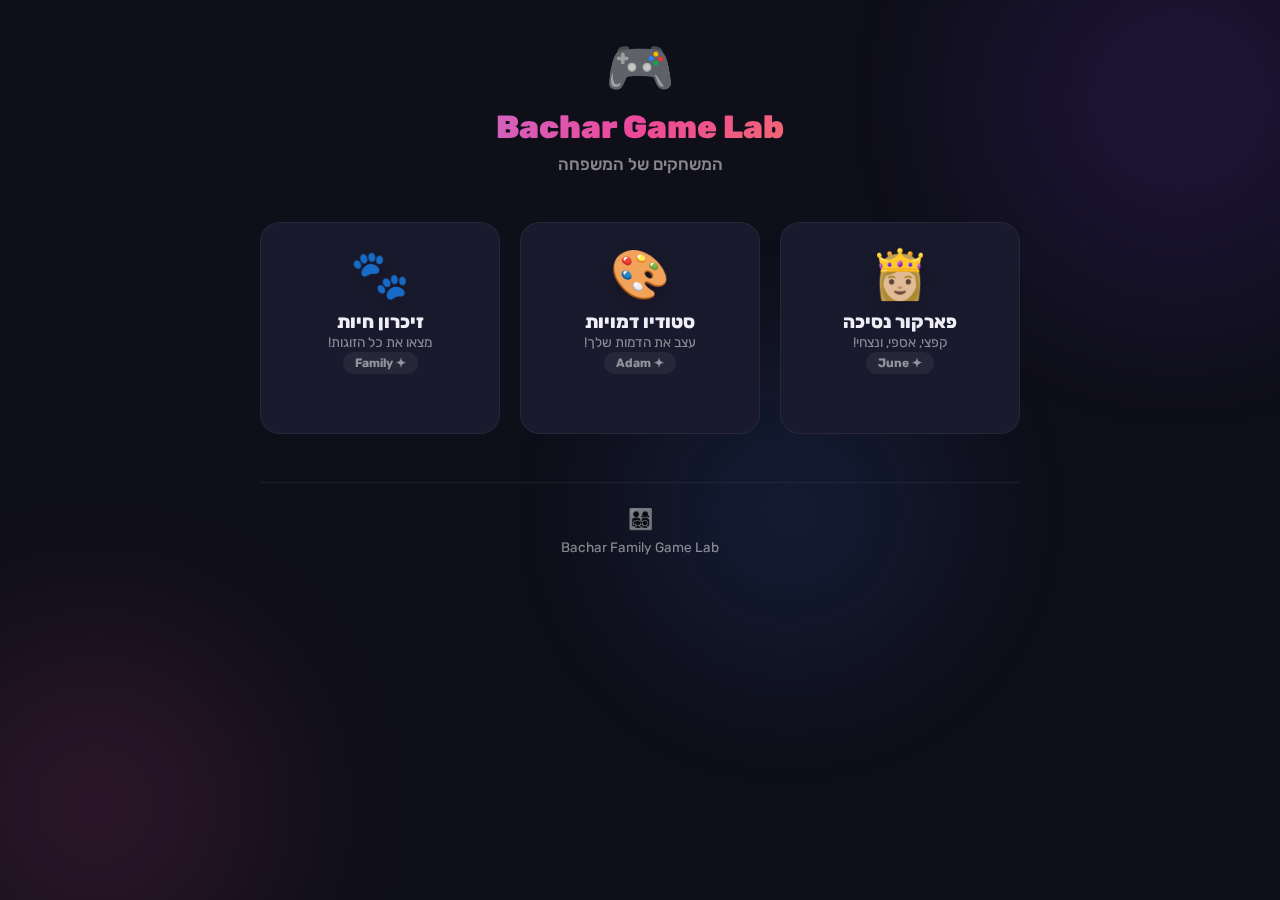
<file: index.html>
<!DOCTYPE html>
<html lang="he" dir="rtl">
<head>
<meta charset="UTF-8">
<meta name="viewport" content="width=device-width, initial-scale=1.0">
<title>Bachar Game Lab 🎮</title>
<link rel="icon" href="data:image/svg+xml,<svg xmlns='http://www.w3.org/2000/svg' viewBox='0 0 100 100'><text y='.9em' font-size='90'>🎮</text></svg>">
<link href="https://fonts.googleapis.com/css2?family=Rubik:wght@400;600;700;800;900&display=swap" rel="stylesheet">
<style>
:root {
  --bg: #0f0f1a;
  --surface: #1a1a2e;
  --surface-hover: #25253d;
  --border: rgba(255,255,255,0.06);
  --text: #f0eef6;
  --dim: rgba(255,255,255,0.5);
  --glow: rgba(167,139,250,0.15);
}

* { margin: 0; padding: 0; box-sizing: border-box; }

body {
  font-family: 'Rubik', sans-serif;
  background: var(--bg);
  color: var(--text);
  min-height: 100dvh;
  overflow-x: hidden;
}

.bg-effects {
  position: fixed;
  inset: 0;
  pointer-events: none;
  z-index: 0;
  overflow: hidden;
}

.bg-effects .orb {
  position: absolute;
  border-radius: 50%;
  filter: blur(80px);
  opacity: 0.12;
  animation: float 20s ease-in-out infinite;
}

.bg-effects .orb:nth-child(1) {
  width: 400px; height: 400px;
  background: #7c3aed;
  top: -100px; right: -100px;
  animation-delay: 0s;
}

.bg-effects .orb:nth-child(2) {
  width: 350px; height: 350px;
  background: #ec4899;
  bottom: -80px; left: -80px;
  animation-delay: -7s;
}

.bg-effects .orb:nth-child(3) {
  width: 300px; height: 300px;
  background: #3b82f6;
  top: 40%; left: 50%;
  animation-delay: -14s;
}

@keyframes float {
  0%, 100% { transform: translate(0, 0) scale(1); }
  33% { transform: translate(30px, -30px) scale(1.05); }
  66% { transform: translate(-20px, 20px) scale(0.95); }
}

.container {
  position: relative;
  z-index: 1;
  max-width: 800px;
  margin: 0 auto;
  padding: 40px 20px 60px;
}

header {
  text-align: center;
  margin-bottom: 48px;
}

header .logo {
  font-size: 3.5em;
  line-height: 1;
  margin-bottom: 12px;
  animation: bounce 2s ease-in-out infinite;
}

@keyframes bounce {
  0%, 100% { transform: translateY(0); }
  50% { transform: translateY(-8px); }
}

header h1 {
  font-size: 2em;
  font-weight: 900;
  background: linear-gradient(135deg, #a78bfa, #ec4899, #fb923c);
  -webkit-background-clip: text;
  -webkit-text-fill-color: transparent;
  background-clip: text;
  margin-bottom: 8px;
}

header p {
  color: var(--dim);
  font-size: 1.05em;
  font-weight: 500;
}

.games-grid {
  display: grid;
  grid-template-columns: repeat(auto-fill, minmax(220px, 1fr));
  gap: 20px;
}

.game-card {
  position: relative;
  background: var(--surface);
  border: 1px solid var(--border);
  border-radius: 20px;
  padding: 28px 24px;
  text-decoration: none;
  color: var(--text);
  display: flex;
  flex-direction: column;
  align-items: center;
  text-align: center;
  gap: 12px;
  transition: all 0.3s cubic-bezier(0.4, 0, 0.2, 1);
  cursor: pointer;
  overflow: hidden;
}

.game-card::before {
  content: '';
  position: absolute;
  inset: 0;
  border-radius: 20px;
  opacity: 0;
  transition: opacity 0.3s;
}

.game-card:hover {
  transform: translateY(-6px) scale(1.02);
  border-color: rgba(255,255,255,0.12);
  box-shadow: 0 20px 40px rgba(0,0,0,0.3);
}

.game-card:hover::before {
  opacity: 1;
}

.game-card:active {
  transform: translateY(-2px) scale(0.98);
}

.game-card .emoji {
  font-size: 3em;
  line-height: 1;
  filter: drop-shadow(0 4px 12px rgba(0,0,0,0.3));
  transition: transform 0.3s;
}

.game-card:hover .emoji {
  transform: scale(1.15) rotate(-5deg);
}

.game-card .name {
  font-size: 1.15em;
  font-weight: 800;
}

.game-card .desc {
  font-size: 0.85em;
  color: var(--dim);
  line-height: 1.4;
}

.game-card .author-badge {
  display: inline-flex;
  align-items: center;
  gap: 4px;
  padding: 4px 12px;
  border-radius: 20px;
  font-size: 0.75em;
  font-weight: 700;
  background: rgba(255,255,255,0.06);
  color: var(--dim);
}

.game-card .play-hint {
  margin-top: 4px;
  font-size: 0.8em;
  font-weight: 600;
  opacity: 0;
  transform: translateY(8px);
  transition: all 0.3s;
}

.game-card:hover .play-hint {
  opacity: 1;
  transform: translateY(0);
}

footer {
  text-align: center;
  margin-top: 48px;
  padding-top: 24px;
  border-top: 1px solid var(--border);
  color: var(--dim);
  font-size: 0.85em;
}

footer .family {
  font-size: 1.5em;
  margin-bottom: 8px;
}

.loading {
  text-align: center;
  padding: 60px 20px;
  color: var(--dim);
}

.loading .spinner {
  font-size: 2em;
  animation: spin 1s linear infinite;
  display: inline-block;
}

@keyframes spin {
  from { transform: rotate(0deg); }
  to { transform: rotate(360deg); }
}

@media (max-width: 500px) {
  .container { padding: 28px 16px 40px; }
  header .logo { font-size: 2.8em; }
  header h1 { font-size: 1.5em; }
  .games-grid { grid-template-columns: 1fr; gap: 16px; }
  .game-card { padding: 24px 20px; flex-direction: row; text-align: start; }
  .game-card .emoji { font-size: 2.4em; }
  .game-card .info { flex: 1; }
  .game-card .play-hint { display: none; }
}
</style>
</head>
<body>

<div class="bg-effects">
  <div class="orb"></div>
  <div class="orb"></div>
  <div class="orb"></div>
</div>

<div class="container">
  <header>
    <div class="logo">🎮</div>
    <h1>Bachar Game Lab</h1>
    <p>המשחקים של המשפחה</p>
  </header>

  <div class="games-grid" id="gamesGrid">
    <div class="loading"><span class="spinner">⚡</span><p>טוען משחקים...</p></div>
  </div>

  <footer>
    <div class="family">👨‍👩‍👧‍👦</div>
    <p>Bachar Family Game Lab</p>
  </footer>
</div>

<script>
(async function() {
  const grid = document.getElementById('gamesGrid');
  
  try {
    const res = await fetch('games.json');
    const games = await res.json();
    
    if (!games.length) {
      grid.innerHTML = '<p style="text-align:center;color:var(--dim);grid-column:1/-1">אין משחקים עדיין... הוסיפו את הראשון! 🚀</p>';
      return;
    }
    
    grid.innerHTML = games.map(g => `
      <a class="game-card" href="games/${g.id}/" style="--card-color: ${g.color}">
        <style>
          .game-card[style*="${g.color}"]::before {
            background: radial-gradient(circle at 50% 0%, ${g.color}22, transparent 70%);
          }
          .game-card[style*="${g.color}"] .play-hint {
            color: ${g.color};
          }
        </style>
        <div class="emoji">${g.emoji}</div>
        <div class="info">
          <div class="name">${g.nameHe || g.name}</div>
          <div class="desc">${g.description}</div>
          <div class="author-badge">✦ ${g.author}</div>
        </div>
        <div class="play-hint">▶ לשחק!</div>
      </a>
    `).join('');
    
  } catch (e) {
    grid.innerHTML = '<p style="text-align:center;color:#ef4444;grid-column:1/-1">שגיאה בטעינת המשחקים 😕</p>';
    console.error('Failed to load games:', e);
  }
})();
</script>

</body>
</html>
</file>
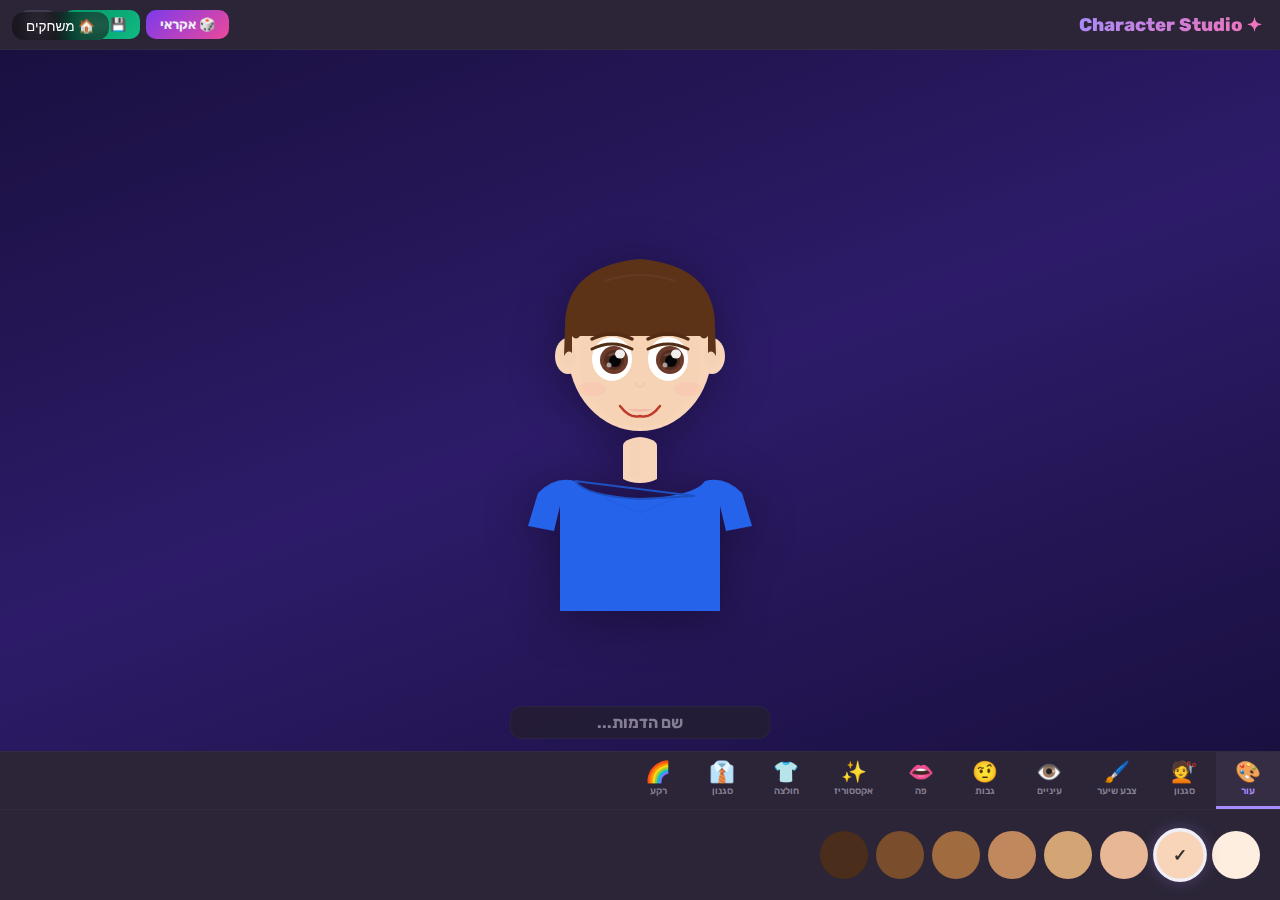
<file: games/character-designer/index.html>
<!DOCTYPE html>
<html lang="he" dir="rtl">
<head>
<meta charset="UTF-8">
<meta name="viewport" content="width=device-width, initial-scale=1.0, maximum-scale=1.0, user-scalable=no">
<title>Adam's Character Studio</title>
<link href="https://fonts.googleapis.com/css2?family=Rubik:wght@400;500;600;700;800;900&display=swap" rel="stylesheet">
<style>
:root{
  --hue:260;
  --bg1:hsl(var(--hue),30%,12%);
  --bg2:hsl(var(--hue),25%,16%);
  --panel:hsl(var(--hue),20%,18%);
  --panel-hover:hsl(var(--hue),20%,22%);
  --border:hsla(var(--hue),20%,40%,0.15);
  --text:#f0eef6;
  --dim:hsla(var(--hue),15%,70%,0.7);
  --accent:#a78bfa;
  --accent2:#f472b6;
  --accent3:#fb923c;
}
*{margin:0;padding:0;box-sizing:border-box}
html,body{height:100%;overflow:hidden}
body{
  font-family:'Rubik',sans-serif;
  background:var(--bg1);
  color:var(--text);
  user-select:none;-webkit-user-select:none;
  display:flex;flex-direction:column;
}

/* ── Top Bar ── */
.topbar{
  display:flex;align-items:center;justify-content:space-between;
  padding:10px 18px;
  background:var(--panel);
  border-bottom:1px solid var(--border);
  z-index:10;flex-shrink:0;
}
.topbar h1{
  font-size:1.15em;font-weight:800;
  background:linear-gradient(135deg,var(--accent),var(--accent2));
  -webkit-background-clip:text;-webkit-text-fill-color:transparent;
  background-clip:text;
}
.top-actions{display:flex;gap:6px}
.top-btn{
  padding:7px 14px;border-radius:10px;border:none;
  font-family:'Rubik',sans-serif;font-size:0.82em;font-weight:700;
  cursor:pointer;transition:all 0.2s;color:var(--text);
}
.top-btn:hover{filter:brightness(1.15);transform:translateY(-1px)}
.top-btn:active{transform:translateY(0)}
.top-btn.rand{background:linear-gradient(135deg,#7c3aed,#ec4899)}
.top-btn.save{background:linear-gradient(135deg,#059669,#10b981)}
.top-btn.reset{background:hsla(var(--hue),15%,30%,0.8)}

/* ── Character Stage (center, no box) ── */
.stage{
  flex:1;position:relative;overflow:hidden;
  display:flex;align-items:center;justify-content:center;
}
.stage-bg{
  position:absolute;inset:0;
  transition:background 0.5s;
}
#character{
  position:relative;z-index:2;
  filter:drop-shadow(0 8px 24px rgba(0,0,0,0.35));
  transition:filter 0.3s;
  max-height:100%;max-width:100%;
}

/* Name floating above character */
.char-name-wrap{
  position:absolute;bottom:12px;left:50%;transform:translateX(-50%);
  z-index:5;
}
.char-name{
  background:hsla(var(--hue),20%,15%,0.75);
  backdrop-filter:blur(10px);-webkit-backdrop-filter:blur(10px);
  border:1px solid var(--border);
  border-radius:12px;padding:6px 20px;
  font-family:'Rubik',sans-serif;font-size:1em;font-weight:700;
  color:var(--text);text-align:center;outline:none;
  min-width:160px;
}
.char-name::placeholder{color:var(--dim)}

/* ── Bottom Panel ── */
.bottom{
  flex-shrink:0;z-index:10;
  background:var(--panel);
  border-top:1px solid var(--border);
  display:flex;flex-direction:column;
}

/* Category Tabs */
.tabs{
  display:flex;overflow-x:auto;
  scrollbar-width:none;
  border-bottom:1px solid var(--border);
  flex-shrink:0;
}
.tabs::-webkit-scrollbar{display:none}
.tab{
  flex-shrink:0;
  padding:10px 16px;
  display:flex;flex-direction:column;align-items:center;gap:2px;
  cursor:pointer;transition:all 0.2s;
  border-bottom:3px solid transparent;
  min-width:64px;
}
.tab:hover{background:var(--panel-hover)}
.tab.on{border-bottom-color:var(--accent);background:var(--panel-hover)}
.tab-icon{font-size:1.3em;line-height:1}
.tab-label{font-size:0.6em;font-weight:600;color:var(--dim);white-space:nowrap}
.tab.on .tab-label{color:var(--accent)}

/* Options Strip */
.opts-area{
  height:80px;
  overflow-x:auto;overflow-y:hidden;
  display:flex;align-items:center;
  padding:0 14px;gap:8px;
  scrollbar-width:none;
}
.opts-area::-webkit-scrollbar{display:none}

/* Color swatch */
.cs{
  width:44px;height:44px;border-radius:50%;flex-shrink:0;
  border:3px solid transparent;
  cursor:pointer;transition:all 0.2s;
  position:relative;
}
.cs:hover{transform:scale(1.12)}
.cs.on{border-color:var(--text);box-shadow:0 0 14px hsla(var(--hue),60%,70%,0.3);transform:scale(1.12)}
.cs.on::after{
  content:'✓';position:absolute;inset:0;
  display:flex;align-items:center;justify-content:center;
  font-weight:900;font-size:15px;color:white;text-shadow:0 1px 3px rgba(0,0,0,0.6);
}
.cs.lt.on::after{color:#333;text-shadow:none}

/* Style pill */
.sp{
  flex-shrink:0;
  padding:10px 18px;border-radius:12px;
  border:2px solid var(--border);
  background:transparent;color:var(--dim);
  font-family:'Rubik',sans-serif;font-size:0.88em;font-weight:600;
  cursor:pointer;transition:all 0.2s;white-space:nowrap;
}
.sp:hover{border-color:hsla(var(--hue),30%,50%,0.4);color:var(--text)}
.sp.on{border-color:var(--accent);color:var(--text);background:hsla(260,60%,60%,0.12)}

/* Accessory item */
.ai{
  flex-shrink:0;width:54px;height:54px;border-radius:14px;
  border:2px solid var(--border);background:hsla(var(--hue),15%,20%,0.5);
  display:flex;align-items:center;justify-content:center;
  font-size:1.5em;cursor:pointer;transition:all 0.2s;
}
.ai:hover{background:var(--panel-hover);transform:translateY(-2px)}
.ai.on{border-color:var(--accent3);background:hsla(30,80%,55%,0.1);box-shadow:0 0 16px hsla(30,80%,55%,0.15)}

/* Background swatch */
.bs{
  flex-shrink:0;width:48px;height:48px;border-radius:12px;
  border:3px solid transparent;cursor:pointer;transition:all 0.2s;
}
.bs:hover{transform:scale(1.08)}
.bs.on{border-color:var(--text);box-shadow:0 0 12px hsla(var(--hue),60%,70%,0.2)}

/* Animations */
@keyframes pop{0%{transform:scale(0.95)}50%{transform:scale(1.02)}100%{transform:scale(1)}}
.pop{animation:pop 0.25s ease}
@keyframes float{0%,100%{transform:translateY(0)}50%{transform:translateY(-6px)}}
.floating{animation:float 3s ease-in-out infinite}

@media(min-width:700px){
  .opts-area{height:90px;padding:0 20px}
  .cs{width:48px;height:48px}
  .ai{width:60px;height:60px;font-size:1.7em}
}
</style>
</head>
<body>

<a href="../../" style="position:fixed;top:12px;left:12px;z-index:9999;background:rgba(0,0,0,0.5);color:#fff;text-decoration:none;padding:6px 14px;border-radius:12px;font-family:sans-serif;font-size:0.85em;backdrop-filter:blur(8px);-webkit-backdrop-filter:blur(8px)">🏠 משחקים</a>

<!-- Top Bar -->
<div class="topbar">
  <h1>✦ Character Studio</h1>
  <div class="top-actions">
    <button class="top-btn rand" onclick="randomize()">🎲 אקראי</button>
    <button class="top-btn save" onclick="saveImg()">💾 שמור</button>
    <button class="top-btn reset" onclick="resetAll()">↺</button>
  </div>
</div>

<!-- Character Stage -->
<div class="stage">
  <div class="stage-bg" id="stageBg"></div>
  <svg id="character" class="floating" width="320" height="420" viewBox="0 0 320 420"></svg>
  <div class="char-name-wrap">
    <input class="char-name" id="charName" placeholder="שם הדמות..." maxlength="20">
  </div>
</div>

<!-- Bottom Panel -->
<div class="bottom">
  <div class="tabs" id="tabs"></div>
  <div class="opts-area" id="optsArea"></div>
</div>

<script>
/* ══════════ DATA ══════════ */
const D={
  skin:[
    {n:'חלב',c:'#FDEEE0'},{n:'אפרסק',c:'#F8D5B8'},{n:'שקד',c:'#E8B896'},
    {n:'זהב',c:'#D4A574'},{n:'קרמל',c:'#C0885C'},{n:'קקאו',c:'#A06B3F'},
    {n:'שוקולד',c:'#7A4E2D'},{n:'אספרסו',c:'#4A2D1A'},
  ],
  hairColor:[
    {n:'שחור',c:'#111118'},{n:'שחור חם',c:'#1C1412'},{n:'חום כהה',c:'#2E1B0E'},
    {n:'חום',c:'#5C3317'},{n:'ערמוני',c:'#8B4513'},{n:'נחושת',c:'#B8733C'},
    {n:'בלונד כהה',c:'#C49A3C'},{n:'בלונד',c:'#E0C56C'},{n:'פלטינה',c:'#F0E8C8'},
    {n:'ג׳ינג׳י',c:'#D64E12'},{n:'אדום',c:'#CC1133'},
    {n:'ורוד',c:'#F472B6'},{n:'סגול',c:'#8B5CF6'},{n:'כחול',c:'#3B82F6'},
    {n:'ירוק',c:'#22C55E'},{n:'טורקיז',c:'#06B6D4'},{n:'לבן',c:'#E8E8E8'},
  ],
  hairStyle:[
    {n:'קצר',id:'short'},{n:'קלאסי',id:'classic'},{n:'בינוני',id:'mid'},
    {n:'גלי',id:'wavy'},{n:'מתולתל',id:'curly'},{n:'אפרו',id:'afro'},
    {n:'ארוך',id:'long'},{n:'קוקו',id:'pony'},{n:'צמות',id:'braids'},
    {n:'ספייקי',id:'spiky'},{n:'מוהיקן',id:'hawk'},{n:'קרח',id:'bald'},
  ],
  eyeColor:[
    {n:'שחור',c:'#1A0E05'},{n:'חום כהה',c:'#3D1C02'},{n:'חום',c:'#6B3A2A'},
    {n:'דבש',c:'#B8860B'},{n:'ירוק זית',c:'#6B8E23'},{n:'ירוק',c:'#2E8B57'},
    {n:'כחול',c:'#2563EB'},{n:'כחול בהיר',c:'#60A5FA'},{n:'אפור',c:'#708090'},
    {n:'סגול',c:'#7C3AED'},{n:'ורוד',c:'#EC4899'},{n:'אדום',c:'#DC2626'},
  ],
  mouth:[
    {n:'חיוך',id:'smile'},{n:'חייכן',id:'grin'},{n:'שמח',id:'open'},
    {n:'רגוע',id:'neutral'},{n:'שובב',id:'smirk'},{n:'מפתיע',id:'ooh'},
    {n:'מצחיק',id:'tongue'},{n:'😗',id:'kiss'},
  ],
  eyebrows:[
    {n:'רגיל',id:'normal'},{n:'ידידותי',id:'soft'},{n:'מופתע',id:'raised'},
    {n:'רציני',id:'angry'},{n:'עצוב',id:'sad'},{n:'אחד למעלה',id:'one'},
  ],
  accessories:[
    {e:'👓',n:'משקפיים',id:'glasses'},{e:'🕶️',n:'שמש',id:'sunglasses'},
    {e:'🎩',n:'כובע',id:'hat'},{e:'🧢',n:'מצחייה',id:'cap'},
    {e:'👑',n:'כתר',id:'crown'},{e:'🎀',n:'סרט',id:'headband'},
    {e:'💎',n:'עגילים',id:'earrings'},{e:'📿',n:'שרשרת',id:'necklace'},
    {e:'⭐',n:'כוכב',id:'star'},{e:'🌸',n:'פרח',id:'flower'},
    {e:'🎧',n:'אוזניות',id:'headphones'},{e:'😷',n:'מסכה',id:'mask'},
  ],
  shirtColor:[
    {n:'אדום',c:'#DC2626'},{n:'כתום',c:'#EA580C'},{n:'צהוב',c:'#EAB308'},
    {n:'ירוק',c:'#16A34A'},{n:'טורקיז',c:'#0891B2'},{n:'כחול',c:'#2563EB'},
    {n:'סגול',c:'#7C3AED'},{n:'ורוד',c:'#DB2777'},
    {n:'לבן',c:'#F1F5F9'},{n:'אפור',c:'#64748B'},{n:'שחור',c:'#1E293B'},
  ],
  shirtStyle:[
    {n:'טי שירט',id:'tee'},{n:'צווארון',id:'collar'},
    {n:'קפוצ׳ון',id:'hoodie'},{n:'מכופתרת',id:'button'},
  ],
  bg:[
    {n:'סגול כהה',c:'linear-gradient(160deg,#1a1040 0%,#2d1b69 50%,#1a1040 100%)'},
    {n:'חלל',c:'linear-gradient(160deg,#0a0a1a 0%,#1a1a3e 50%,#0a0a1a 100%)'},
    {n:'שקיעה',c:'linear-gradient(160deg,#1a0530 0%,#4a1942 40%,#b44e3e 100%)'},
    {n:'יער',c:'linear-gradient(160deg,#0a1a15 0%,#1a3c34 50%,#0a1a15 100%)'},
    {n:'אוקיינוס',c:'linear-gradient(160deg,#0c1445 0%,#1e3a5f 50%,#0c1445 100%)'},
    {n:'אש',c:'linear-gradient(160deg,#1a0a0a 0%,#4a1a1a 50%,#1a0a0a 100%)'},
    {n:'שמיים',c:'linear-gradient(160deg,#87CEEB 0%,#E0F2FE 100%)'},
    {n:'מנטה',c:'linear-gradient(160deg,#d1fae5 0%,#a7f3d0 100%)'},
    {n:'רוז',c:'linear-gradient(160deg,#fce7f3 0%,#fbcfe8 100%)'},
    {n:'לבנדר',c:'linear-gradient(160deg,#ede9fe 0%,#ddd6fe 100%)'},
    {n:'לבן',c:'linear-gradient(160deg,#f8fafc 0%,#e2e8f0 100%)'},
    {n:'זהב',c:'linear-gradient(160deg,#fef3c7 0%,#fde68a 100%)'},
  ],
};

let S={
  skin:1,hairColor:3,hairStyle:'mid',eyeColor:2,mouth:'smile',eyebrows:'normal',
  acc:new Set(),shirtColor:5,shirtStyle:'tee',bg:0,
};

/* ══════════ CATEGORIES / TABS ══════════ */
const CATS=[
  {id:'skin',icon:'🎨',label:'עור',type:'color',arr:'skin',key:'skin'},
  {id:'hs',icon:'💇',label:'סגנון',type:'pill',arr:'hairStyle',key:'hairStyle'},
  {id:'hc',icon:'🖌️',label:'צבע שיער',type:'color',arr:'hairColor',key:'hairColor'},
  {id:'ec',icon:'👁️',label:'עיניים',type:'color',arr:'eyeColor',key:'eyeColor'},
  {id:'eb',icon:'🤨',label:'גבות',type:'pill',arr:'eyebrows',key:'eyebrows'},
  {id:'mo',icon:'👄',label:'פה',type:'pill',arr:'mouth',key:'mouth'},
  {id:'acc',icon:'✨',label:'אקססוריז',type:'acc',arr:'accessories'},
  {id:'sc',icon:'👕',label:'חולצה',type:'color',arr:'shirtColor',key:'shirtColor'},
  {id:'ss',icon:'👔',label:'סגנון',type:'pill',arr:'shirtStyle',key:'shirtStyle'},
  {id:'bg',icon:'🌈',label:'רקע',type:'bg',arr:'bg'},
];
let activeCat=0;

function buildTabs(){
  document.getElementById('tabs').innerHTML=CATS.map((c,i)=>
    `<div class="tab${i===activeCat?' on':''}" onclick="switchCat(${i})">
      <span class="tab-icon">${c.icon}</span><span class="tab-label">${c.label}</span>
    </div>`
  ).join('');
}

function switchCat(i){activeCat=i;buildTabs();buildOpts()}

function buildOpts(){
  const c=CATS[activeCat];const el=document.getElementById('optsArea');
  let html='';
  if(c.type==='color'){
    html=D[c.arr].map((item,i)=>{
      const on=S[c.key]===i;
      const light=lum(item.c)>160;
      return `<div class="cs${on?' on':''}${light?' lt':''}" style="background:${item.c}" onclick="pick('${c.key}',${i})" title="${item.n}"></div>`;
    }).join('');
  } else if(c.type==='pill'){
    html=D[c.arr].map(item=>{
      const on=S[c.key]===item.id;
      return `<div class="sp${on?' on':''}" onclick="pickS('${c.key}','${item.id}')">${item.n}</div>`;
    }).join('');
  } else if(c.type==='acc'){
    html=D[c.arr].map(a=>{
      const on=S.acc.has(a.id);
      return `<div class="ai${on?' on':''}" onclick="toggleAcc('${a.id}')" title="${a.n}">${a.e}</div>`;
    }).join('');
  } else if(c.type==='bg'){
    html=D[c.arr].map((b,i)=>{
      const on=S.bg===i;
      return `<div class="bs${on?' on':''}" style="background:${b.c}" onclick="pickBg(${i})" title="${b.n}"></div>`;
    }).join('');
  }
  el.innerHTML=html;
}

function pick(k,v){S[k]=v;refresh()}
function pickS(k,v){S[k]=v;refresh()}
function pickBg(i){S.bg=i;refresh()}
function toggleAcc(id){if(S.acc.has(id))S.acc.delete(id);else S.acc.add(id);refresh()}

function refresh(){
  buildTabs();buildOpts();render();
  document.getElementById('stageBg').style.background=D.bg[S.bg].c;
  const svg=document.getElementById('character');
  svg.classList.remove('pop');void svg.offsetWidth;svg.classList.add('pop');
}

/* ══════════ UTILS ══════════ */
function dk(h,p){let r=parseInt(h.slice(1,3),16),g=parseInt(h.slice(3,5),16),b=parseInt(h.slice(5,7),16);r=Math.max(0,r*(1-p/100)|0);g=Math.max(0,g*(1-p/100)|0);b=Math.max(0,b*(1-p/100)|0);return'#'+[r,g,b].map(v=>v.toString(16).padStart(2,'0')).join('')}
function lt(h,p){let r=parseInt(h.slice(1,3),16),g=parseInt(h.slice(3,5),16),b=parseInt(h.slice(5,7),16);r=Math.min(255,r+(255-r)*p/100|0);g=Math.min(255,g+(255-g)*p/100|0);b=Math.min(255,b+(255-b)*p/100|0);return'#'+[r,g,b].map(v=>v.toString(16).padStart(2,'0')).join('')}
function lum(c){return(parseInt(c.slice(1,3),16)*299+parseInt(c.slice(3,5),16)*587+parseInt(c.slice(5,7),16)*114)/1000}

/* ══════════ SVG RENDER ══════════ */
function render(){
  const sk=D.skin[S.skin].c, skd=dk(sk,12), skl=lt(sk,8);
  const hc=D.hairColor[S.hairColor].c, hcd=dk(hc,15), hcl=lt(hc,20);
  const ec=D.eyeColor[S.eyeColor].c;
  const sc=D.shirtColor[S.shirtColor].c, scd=dk(sc,18), scl=lt(sc,12);
  let h='';

  // Shirt
  h+=shirtSVG(S.shirtStyle,sc,scd,scl);

  // Neck
  h+=`<path d="M143 255 Q143 248 160 246 Q177 248 177 255 L177 288 Q170 292 160 292 Q150 292 143 288Z" fill="${sk}"/>`;
  h+=`<path d="M150 250 L150 285 Q155 288 160 288 L160 250Z" fill="${skd}" opacity="0.08"/>`;

  // Head
  h+=`<ellipse cx="160" cy="160" rx="72" ry="80" fill="${sk}"/>`;
  h+=`<ellipse cx="160" cy="168" rx="62" ry="68" fill="${skd}" opacity="0.04"/>`;

  // Ears
  h+=`<ellipse cx="88" cy="165" rx="13" ry="18" fill="${sk}"/>`;
  h+=`<ellipse cx="88" cy="165" rx="8" ry="12" fill="${skd}" opacity="0.12"/>`;
  h+=`<ellipse cx="232" cy="165" rx="13" ry="18" fill="${sk}"/>`;
  h+=`<ellipse cx="232" cy="165" rx="8" ry="12" fill="${skd}" opacity="0.12"/>`;

  // Hair behind (for long styles)
  if(['long','wavy','pony','braids'].includes(S.hairStyle)) h+=hairBehind(S.hairStyle,hc,hcd);

  // Hair front
  h+=hairFront(S.hairStyle,hc,hcd,hcl);

  // EYES — large anime style
  // White
  h+=`<ellipse cx="132" cy="168" rx="20" ry="22" fill="white"/>`;
  h+=`<ellipse cx="188" cy="168" rx="20" ry="22" fill="white"/>`;
  // Iris outer
  h+=`<circle cx="134" cy="169" r="14" fill="${ec}"/>`;
  h+=`<circle cx="190" cy="169" r="14" fill="${ec}"/>`;
  // Iris inner ring
  h+=`<circle cx="134" cy="169" r="10" fill="${dk(ec,25)}"/>`;
  h+=`<circle cx="190" cy="169" r="10" fill="${dk(ec,25)}"/>`;
  // Iris detail - lighter arc
  h+=`<path d="M126 165 Q134 158 142 165" fill="${lt(ec,30)}" opacity="0.35"/>`;
  h+=`<path d="M182 165 Q190 158 198 165" fill="${lt(ec,30)}" opacity="0.35"/>`;
  // Pupil
  h+=`<circle cx="135" cy="170" r="6" fill="#060608"/>`;
  h+=`<circle cx="191" cy="170" r="6" fill="#060608"/>`;
  // Big highlight
  h+=`<ellipse cx="140" cy="163" rx="5" ry="4.5" fill="white" opacity="0.92"/>`;
  h+=`<ellipse cx="196" cy="163" rx="5" ry="4.5" fill="white" opacity="0.92"/>`;
  // Small highlight
  h+=`<circle cx="129" cy="174" r="2.5" fill="white" opacity="0.55"/>`;
  h+=`<circle cx="185" cy="174" r="2.5" fill="white" opacity="0.55"/>`;
  // Eyelid line
  h+=`<path d="M112 158 Q132 148 152 158" fill="none" stroke="${dk(hc,10)}" stroke-width="3" stroke-linecap="round"/>`;
  h+=`<path d="M168 158 Q188 148 208 158" fill="none" stroke="${dk(hc,10)}" stroke-width="3" stroke-linecap="round"/>`;

  // Eyebrows
  h+=eyebrowSVG(S.eyebrows,dk(hc,10));

  // Nose
  h+=`<path d="M155 192 Q160 200 165 192" fill="none" stroke="${skd}" stroke-width="2" stroke-linecap="round" opacity="0.3"/>`;

  // Mouth
  h+=mouthSVG(S.mouth);

  // Blush
  h+=`<ellipse cx="112" cy="198" rx="14" ry="7" fill="#FF9999" opacity="0.15"/>`;
  h+=`<ellipse cx="208" cy="198" rx="14" ry="7" fill="#FF9999" opacity="0.15"/>`;

  // Accessories
  for(const a of S.acc) h+=accSVG(a);

  document.getElementById('character').innerHTML=h;
}

/* ── HAIR ── */
function hairBehind(s,c,cd){
  switch(s){
    case 'long': return `<path d="M88 135 Q88 130 88 150 L85 270 Q88 280 95 275 L95 155 Z" fill="${c}"/>
      <path d="M232 135 Q232 130 232 150 L235 270 Q232 280 225 275 L225 155 Z" fill="${c}"/>`;
    case 'wavy': return `<path d="M86 140 Q82 165 88 185 Q94 205 86 225 Q80 240 86 260" fill="none" stroke="${c}" stroke-width="18" stroke-linecap="round"/>
      <path d="M234 140 Q238 165 232 185 Q226 205 234 225 Q240 240 234 260" fill="none" stroke="${c}" stroke-width="18" stroke-linecap="round"/>`;
    case 'pony': return `<path d="M230 125 Q248 140 252 180 Q254 220 244 255 Q240 260 242 225 Q244 190 238 160Z" fill="${c}"/>`;
    case 'braids': return `<path d="M92 135 L88 175 L94 195 L88 215 L94 240 L88 258" fill="none" stroke="${c}" stroke-width="15" stroke-linecap="round"/>
      <path d="M228 135 L232 175 L226 195 L232 215 L226 240 L232 258" fill="none" stroke="${c}" stroke-width="15" stroke-linecap="round"/>
      <circle cx="88" cy="262" r="6" fill="${cd}"/><circle cx="232" cy="262" r="6" fill="${cd}"/>`;
    default: return '';
  }
}

function hairFront(s,c,cd,cl){
  const shine=`<path d="M125 90 Q160 78 195 90" fill="none" stroke="${cl}" stroke-width="2.5" opacity="0.2"/>`;
  switch(s){
    case 'short': return `<path d="M90 130 Q90 82 160 75 Q230 82 230 130 L228 140 Q225 130 160 128 Q95 130 92 140Z" fill="${c}"/>${shine}`;
    case 'classic': return `<path d="M88 135 Q88 80 160 72 Q232 80 232 135" fill="${c}"/>
      <path d="M88 135 L90 145 Q95 138 100 140" fill="${c}"/>
      <path d="M232 135 L230 145 Q225 138 220 140" fill="${c}"/>${shine}`;
    case 'mid': return `<path d="M85 135 Q85 75 160 68 Q235 75 235 135 L236 165 Q232 158 228 162 L228 145 Q224 150 220 145 L100 145 Q96 150 92 145 L92 162 Q88 158 84 165Z" fill="${c}"/>${shine}`;
    case 'wavy': return `<path d="M85 135 Q85 75 160 68 Q235 75 235 135" fill="${c}"/>${shine}`;
    case 'curly': return `<path d="M85 135 Q85 78 160 70 Q235 78 235 135" fill="${c}"/>
      ${[[98,88],[128,78],[160,74],[192,78],[222,88]].map(([x,y])=>`<circle cx="${x}" cy="${y}" r="13" fill="${c}"/>`).join('')}
      ${[[82,140],[82,162],[85,184],[235,140],[238,162],[235,184]].map(([x,y])=>`<circle cx="${x}" cy="${y}" r="14" fill="${c}"/>`).join('')}`;
    case 'afro': return `<ellipse cx="160" cy="130" rx="92" ry="88" fill="${c}"/>
      <ellipse cx="160" cy="120" rx="86" ry="82" fill="${cd}" opacity="0.1"/>
      ${[0,36,72,108,144,180,216,252,288,324].map(a=>{const R=86;const x=160+Math.cos(a*Math.PI/180)*R;const y=130+Math.sin(a*Math.PI/180)*R;return`<circle cx="${x}" cy="${y}" r="12" fill="${c}"/>`;}).join('')}`;
    case 'long': return `<path d="M85 135 Q85 75 160 68 Q235 75 235 135" fill="${c}"/>${shine}`;
    case 'pony': return `<path d="M90 130 Q90 80 160 72 Q230 80 230 130" fill="${c}"/>
      <circle cx="230" cy="118" r="8" fill="#F472B6"/>${shine}`;
    case 'braids': return `<path d="M90 130 Q90 80 160 72 Q230 80 230 130" fill="${c}"/>
      <line x1="160" y1="72" x2="160" y2="130" stroke="${cd}" stroke-width="1" opacity="0.15"/>${shine}`;
    case 'spiky': return `<path d="M92 142 L108 60 L130 120 L152 40 L170 110 L190 35 L210 115 L230 55 L228 142" fill="${c}"/>
      <path d="M92 142 Q92 100 160 95 Q228 100 228 142" fill="${c}"/>`;
    case 'hawk': return `<path d="M92 142 Q92 105 160 98 Q228 105 228 142" fill="${dk(c,35)}"/>
      <path d="M138 98 L135 30 L150 70 L158 18 L168 65 L178 25 L185 72 L188 35 L182 98" fill="${c}"/>`;
    case 'bald': return '';
    default: return '';
  }
}

/* ── EYEBROWS ── */
function eyebrowSVG(style,c){
  const L={
    normal:[`M112 148 Q132 138 152 148`,`M168 148 Q188 138 208 148`],
    soft:[`M115 150 Q132 143 150 148`,`M170 148 Q188 143 205 150`],
    raised:[`M112 142 Q132 130 152 140`,`M168 140 Q188 130 208 142`],
    angry:[`M118 142 Q132 148 152 142`,`M168 142 Q188 148 202 142`],
    sad:[`M112 148 Q132 142 152 150`,`M168 150 Q188 142 208 148`],
    one:[`M112 142 Q132 130 152 140`,`M168 148 Q188 138 208 148`],
  };
  const paths=L[style]||L.normal;
  return paths.map(d=>`<path d="${d}" fill="none" stroke="${c}" stroke-width="3.5" stroke-linecap="round"/>`).join('');
}

/* ── MOUTH ── */
function mouthSVG(style){
  const M={
    smile:`<path d="M140 215 Q150 228 160 225 Q170 228 180 215" fill="none" stroke="#C0392B" stroke-width="2.5" stroke-linecap="round"/>
      <path d="M147 218 Q160 224 173 218" fill="#E57373" opacity="0.25"/>`,
    grin:`<path d="M135 212 Q148 230 160 226 Q172 230 185 212" fill="#E57373" stroke="#C0392B" stroke-width="2" stroke-linecap="round"/>
      <path d="M140 214 Q160 210 180 214" fill="white" opacity="0.6"/>`,
    open:`<ellipse cx="160" cy="218" rx="15" ry="12" fill="#C0392B"/>
      <ellipse cx="160" cy="224" rx="10" ry="5" fill="#A0202A"/>
      <path d="M148 215 Q160 210 172 215" fill="white" opacity="0.5"/>`,
    neutral:`<line x1="145" y1="218" x2="175" y2="218" stroke="#C0392B" stroke-width="2.5" stroke-linecap="round"/>`,
    smirk:`<path d="M143 218 Q158 218 172 210" fill="none" stroke="#C0392B" stroke-width="2.5" stroke-linecap="round"/>`,
    ooh:`<ellipse cx="160" cy="220" rx="10" ry="12" fill="#C0392B"/>
      <ellipse cx="160" cy="222" rx="7" ry="8" fill="#8B1A1A" opacity="0.4"/>`,
    tongue:`<path d="M138 212 Q150 226 160 222 Q170 226 182 212" fill="none" stroke="#C0392B" stroke-width="2.5" stroke-linecap="round"/>
      <ellipse cx="160" cy="226" rx="8" ry="6" fill="#F472B6"/>`,
    kiss:`<path d="M152 214 Q156 208 160 214 Q164 208 168 214 Q164 222 160 224 Q156 222 152 214Z" fill="#EC4899"/>`,
  };
  return M[style]||M.smile;
}

/* ── SHIRT ── */
function shirtSVG(style,c,cd,cl){
  const base=`M95 290 Q75 285 58 302 L48 335 L74 340 L80 315 L80 420 L240 420 L240 315 L246 340 L272 335 L262 302 Q245 285 225 290`;
  const collar_v=`Q215 305 160 308 Q105 305 95 290`;
  switch(style){
    case 'tee': return `<path d="${base} ${collar_v}Z" fill="${c}"/>
      <path d="M95 290 ${collar_v.slice(1)}" fill="none" stroke="${cd}" stroke-width="2"/>
      <path d="M125 308 L160 322 L195 308" fill="none" stroke="${cd}" stroke-width="1.5" opacity="0.2"/>`;
    case 'collar': return `<path d="${base} ${collar_v}Z" fill="${c}"/>
      <path d="M120 292 L142 318 L160 304 L178 318 L200 292" fill="${cl}" stroke="${cd}" stroke-width="1.5"/>
      <line x1="160" y1="304" x2="160" y2="420" stroke="${cd}" stroke-width="1.5" opacity="0.15"/>
      ${[320,340,360,380,400].map(y=>`<circle cx="160" cy="${y}" r="3" fill="${cd}" opacity="0.3"/>`).join('')}`;
    case 'hoodie': return `<path d="${base} ${collar_v}Z" fill="${c}"/>
      <path d="M112 292 Q135 314 160 318 Q185 314 208 292" fill="${cd}"/>
      <ellipse cx="160" cy="375" rx="28" ry="18" fill="${cd}" opacity="0.7"/>
      <line x1="132" y1="375" x2="132" y2="392" stroke="${cd}" stroke-width="3" stroke-linecap="round" opacity="0.5"/>
      <line x1="188" y1="375" x2="188" y2="392" stroke="${cd}" stroke-width="3" stroke-linecap="round" opacity="0.5"/>`;
    case 'button': return `<path d="${base} ${collar_v}Z" fill="${c}"/>
      <path d="M120 292 L142 318 L160 304 L178 318 L200 292" fill="${cl}" stroke="${cd}" stroke-width="1.5"/>
      <line x1="160" y1="304" x2="160" y2="420" stroke="${cd}" stroke-width="2"/>
      <rect x="80" y="318" width="22" height="102" fill="${cd}" opacity="0.1" rx="2"/>
      <rect x="218" y="318" width="22" height="102" fill="${cd}" opacity="0.1" rx="2"/>`;
    default: return `<path d="${base} ${collar_v}Z" fill="${c}"/>`;
  }
}

/* ── ACCESSORIES ── */
function accSVG(id){
  const A={
    glasses:`<ellipse cx="132" cy="168" rx="24" ry="22" fill="none" stroke="#444" stroke-width="3.5"/>
      <ellipse cx="188" cy="168" rx="24" ry="22" fill="none" stroke="#444" stroke-width="3.5"/>
      <path d="M156 168 L164 168" stroke="#444" stroke-width="3.5"/>
      <path d="M108 164 L92 158" stroke="#444" stroke-width="3"/><path d="M212 164 L228 158" stroke="#444" stroke-width="3"/>`,
    sunglasses:`<rect x="106" y="153" width="52" height="34" rx="8" fill="#1e293b" stroke="#475569" stroke-width="2.5"/>
      <rect x="162" y="153" width="52" height="34" rx="8" fill="#1e293b" stroke="#475569" stroke-width="2.5"/>
      <path d="M158 170 L162 170" stroke="#475569" stroke-width="3.5"/>
      <path d="M106 167 L90 160" stroke="#475569" stroke-width="3"/><path d="M214 167 L230 160" stroke="#475569" stroke-width="3"/>
      <rect x="112" y="158" width="40" height="10" rx="4" fill="#3b82f6" opacity="0.15"/>
      <rect x="168" y="158" width="40" height="10" rx="4" fill="#3b82f6" opacity="0.15"/>`,
    hat:`<ellipse cx="160" cy="108" rx="80" ry="14" fill="#1e293b"/>
      <path d="M95 108 Q95 52 160 44 Q225 52 225 108" fill="#1e293b"/>
      <rect x="95" y="100" width="130" height="10" rx="2" fill="#dc2626"/>`,
    cap:`<ellipse cx="160" cy="112" rx="74" ry="13" fill="#1e293b"/>
      <path d="M88 112 Q88 65 160 58 Q232 65 232 112" fill="#1e293b"/>
      <path d="M88 112 Q55 110 42 122 Q38 128 48 125 Q65 118 88 118" fill="#1e293b"/>
      <circle cx="160" cy="58" r="5" fill="#1e293b"/>`,
    crown:`<path d="M102 108 L115 55 L138 92 L160 42 L182 92 L205 55 L218 108Z" fill="#EAB308" stroke="#CA8A04" stroke-width="2"/>
      <circle cx="160" cy="65" r="5.5" fill="#DC2626"/><circle cx="134" cy="82" r="4" fill="#3B82F6"/><circle cx="186" cy="82" r="4" fill="#22C55E"/>
      <path d="M102 108 L218 108" stroke="#CA8A04" stroke-width="3"/>`,
    headband:`<path d="M88 130 Q88 100 160 94 Q232 100 232 130" fill="none" stroke="#EC4899" stroke-width="9"/>
      <circle cx="205" cy="100" r="13" fill="#EC4899"/><circle cx="216" cy="108" r="10" fill="#F472B6"/><circle cx="198" cy="110" r="8" fill="#FB7185"/>`,
    earrings:`<line x1="88" y1="178" x2="88" y2="194" stroke="#EAB308" stroke-width="2"/>
      <circle cx="88" cy="198" r="6.5" fill="#EAB308" stroke="#CA8A04" stroke-width="1.5"/>
      <line x1="232" y1="178" x2="232" y2="194" stroke="#EAB308" stroke-width="2"/>
      <circle cx="232" cy="198" r="6.5" fill="#EAB308" stroke="#CA8A04" stroke-width="1.5"/>`,
    necklace:`<path d="M120 295 Q140 322 160 326 Q180 322 200 295" fill="none" stroke="#EAB308" stroke-width="3"/>
      <circle cx="160" cy="327" r="8" fill="#EAB308" stroke="#CA8A04" stroke-width="1.5"/>
      <circle cx="160" cy="327" r="3.5" fill="#DC2626"/>`,
    star:`<polygon points="258,82 266,104 290,104 271,118 278,140 258,126 238,140 245,118 226,104 250,104" fill="#EAB308" stroke="#CA8A04" stroke-width="1.5"/>`,
    flower:`<g transform="translate(78,98)"><circle cx="0" cy="-10" r="9" fill="#F472B6"/><circle cx="10" cy="-3" r="9" fill="#FB7185"/>
      <circle cx="6" cy="8" r="9" fill="#F472B6"/><circle cx="-6" cy="8" r="9" fill="#FB7185"/>
      <circle cx="-10" cy="-3" r="9" fill="#F472B6"/><circle cx="0" cy="0" r="7" fill="#FBBF24"/></g>`,
    headphones:`<path d="M84 155 Q84 95 160 88 Q236 95 236 155" fill="none" stroke="#374151" stroke-width="7"/>
      <rect x="68" y="144" width="22" height="38" rx="9" fill="#374151"/><rect x="73" y="150" width="14" height="26" rx="6" fill="#6B7280"/>
      <rect x="230" y="144" width="22" height="38" rx="9" fill="#374151"/><rect x="233" y="150" width="14" height="26" rx="6" fill="#6B7280"/>`,
    mask:`<path d="M110 190 Q118 215 160 220 Q202 215 210 190 L210 206 Q202 228 160 232 Q118 228 110 206Z" fill="#f1f5f9" stroke="#cbd5e1" stroke-width="1.5"/>
      <path d="M132 200 L132 212" stroke="#cbd5e1" stroke-width="1" opacity="0.4"/>
      <path d="M160 202 L160 216" stroke="#cbd5e1" stroke-width="1" opacity="0.4"/>
      <path d="M188 200 L188 212" stroke="#cbd5e1" stroke-width="1" opacity="0.4"/>
      <line x1="110" y1="198" x2="90" y2="188" stroke="#cbd5e1" stroke-width="2"/>
      <line x1="210" y1="198" x2="230" y2="188" stroke="#cbd5e1" stroke-width="2"/>`,
  };
  return A[id]||'';
}

/* ══════════ ACTIONS ══════════ */
function randomize(){
  const ri=a=>Math.floor(Math.random()*a.length);
  const rp=a=>a[ri(a)];
  S.skin=ri(D.skin);S.hairColor=ri(D.hairColor);S.hairStyle=rp(D.hairStyle).id;
  S.eyeColor=ri(D.eyeColor);S.mouth=rp(D.mouth).id;S.eyebrows=rp(D.eyebrows).id;
  S.shirtColor=ri(D.shirtColor);S.shirtStyle=rp(D.shirtStyle).id;S.bg=ri(D.bg);
  S.acc=new Set();const n=Math.floor(Math.random()*3);
  for(let i=0;i<n;i++)S.acc.add(rp(D.accessories).id);
  refresh();
}

function resetAll(){
  S={skin:1,hairColor:3,hairStyle:'mid',eyeColor:2,mouth:'smile',eyebrows:'normal',
     acc:new Set(),shirtColor:5,shirtStyle:'tee',bg:0};
  document.getElementById('charName').value='';refresh();
}

function saveImg(){
  const svg=document.getElementById('character');
  const name=document.getElementById('charName').value||'character';
  const bg=D.bg[S.bg].c;
  const w=640,h2=840;
  const svgClone=svg.cloneNode(true);
  svgClone.classList.remove('floating','pop');
  const data=new XMLSerializer().serializeToString(svgClone);

  const canvas=document.createElement('canvas');
  canvas.width=w;canvas.height=h2;
  const ctx=canvas.getContext('2d');

  // Draw gradient bg
  const grad=ctx.createLinearGradient(0,0,w*0.5,h2);
  // Parse first color from gradient
  ctx.fillStyle='#1a1040';ctx.fillRect(0,0,w,h2);

  const img=new Image();
  img.onload=()=>{
    ctx.drawImage(img,(w-640)/2,(h2-840)/2,640,840);
    const link=document.createElement('a');
    link.download=`${name}.png`;
    link.href=canvas.toDataURL('image/png');
    link.click();
  };
  img.src='data:image/svg+xml;base64,'+btoa(unescape(encodeURIComponent(data)));
}

/* ══════════ INIT ══════════ */
document.getElementById('stageBg').style.background=D.bg[S.bg].c;
buildTabs();buildOpts();render();
</script>
</body>
</html>
</file>
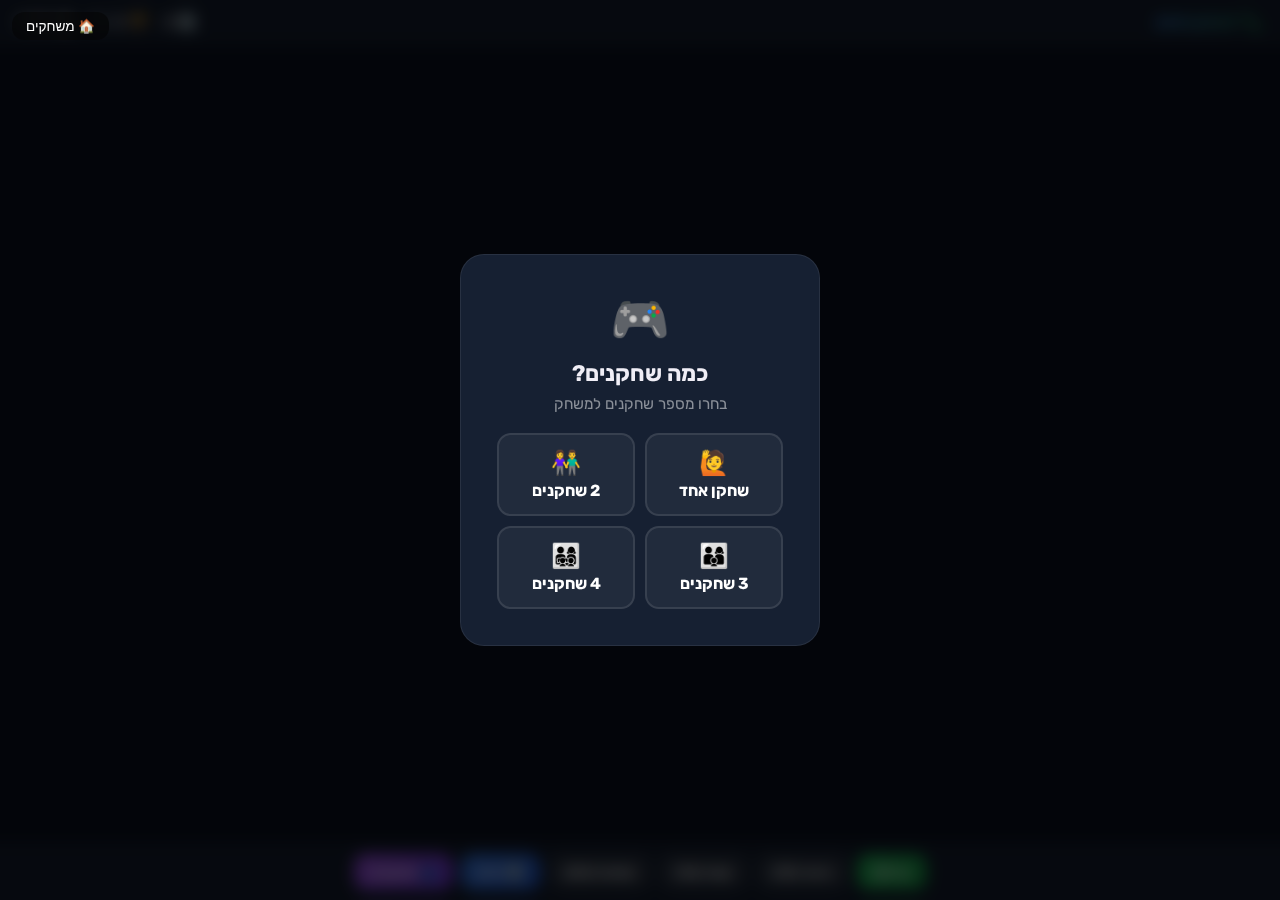
<file: games/memory-animals/index.html>
<!DOCTYPE html>
<html lang="he" dir="rtl">
<head>
<meta charset="UTF-8">
<meta name="viewport" content="width=device-width, initial-scale=1.0, user-scalable=no">
<title>משחק זיכרון - חיות 🐾</title>
<link rel="icon" href="data:image/svg+xml,<svg xmlns='http://www.w3.org/2000/svg' viewBox='0 0 100 100'><text y='.9em' font-size='90'>🐾</text></svg>">
<link href="https://fonts.googleapis.com/css2?family=Rubik:wght@400;600;700;800;900&display=swap" rel="stylesheet">
<style>
:root {
  --bg: #0c1222;
  --surface: #162032;
  --card-bg: #1e2d44;
  --card-flip: #2563eb;
  --text: #f0eef6;
  --dim: rgba(255,255,255,0.5);
  --success: #22c55e;
  --gold: #eab308;
  --p1: #3b82f6;
  --p2: #22c55e;
  --p3: #f59e0b;
  --p4: #a855f7;
}
* { margin: 0; padding: 0; box-sizing: border-box; }
html, body { height: 100%; overflow: hidden; }
body {
  font-family: 'Rubik', sans-serif;
  background: var(--bg);
  color: var(--text);
  display: flex;
  flex-direction: column;
}

.back-btn {
  position: fixed; top: 12px; left: 12px; z-index: 9999;
  background: rgba(0,0,0,0.5); color: #fff; text-decoration: none;
  padding: 6px 14px; border-radius: 12px; font-family: sans-serif;
  font-size: 0.85em; backdrop-filter: blur(8px); -webkit-backdrop-filter: blur(8px);
}

.top-bar {
  display: flex; align-items: center; justify-content: space-between;
  padding: 12px 18px; background: var(--surface);
  border-bottom: 1px solid rgba(255,255,255,0.06);
  flex-shrink: 0; z-index: 5;
}
.top-bar h1 {
  font-size: 1.1em; font-weight: 800;
  background: linear-gradient(135deg, #3b82f6, #22c55e);
  -webkit-background-clip: text; -webkit-text-fill-color: transparent;
  background-clip: text;
}
.stats { display: flex; gap: 16px; font-size: 0.9em; font-weight: 600; }
.stats span { display: flex; align-items: center; gap: 4px; }

.player-bar {
  display: none;
  align-items: center;
  justify-content: center;
  gap: 10px;
  padding: 8px 18px;
  background: var(--surface);
  border-bottom: 1px solid rgba(255,255,255,0.06);
  flex-shrink: 0;
}
.player-card {
  display: flex;
  align-items: center;
  gap: 8px;
  padding: 6px 14px;
  border-radius: 10px;
  background: rgba(255,255,255,0.05);
  border: 2px solid transparent;
  font-size: 0.85em;
  font-weight: 600;
  transition: all 0.3s;
}
.player-card.active {
  border-color: var(--pcolor);
  background: rgba(255,255,255,0.1);
  box-shadow: 0 0 15px rgba(255,255,255,0.08);
  transform: scale(1.08);
}
.player-dot {
  width: 10px;
  height: 10px;
  border-radius: 50%;
  background: var(--pcolor);
}
.player-score {
  background: rgba(255,255,255,0.1);
  padding: 2px 8px;
  border-radius: 6px;
  font-size: 0.9em;
}

.board-wrap {
  flex: 1; display: flex; align-items: center; justify-content: center;
  padding: 16px; overflow: hidden;
}
.board {
  display: grid;
  gap: 10px;
  width: 100%; max-width: 500px;
}
.board.s4 { grid-template-columns: repeat(4, 1fr); }
.board.s6 { grid-template-columns: repeat(6, 1fr); max-width: 650px; }
.board.s6 .card-front { font-size: 1.5em; }
.board.s6 .card-back { font-size: 1.8em; }

.card {
  position: relative; border-radius: 14px;
  cursor: pointer; perspective: 600px;
  aspect-ratio: 1;
}
.card-inner {
  position: relative; width: 100%; height: 100%;
  transition: transform 0.5s cubic-bezier(0.4,0,0.2,1);
  transform-style: preserve-3d;
}
.card.flipped .card-inner { transform: rotateY(180deg); }
.card.matched .card-inner { transform: rotateY(180deg); }

.card-face {
  position: absolute; inset: 0; border-radius: 14px;
  display: flex; align-items: center; justify-content: center;
  backface-visibility: hidden; -webkit-backface-visibility: hidden;
}
.card-front {
  background: var(--card-bg);
  border: 2px solid rgba(255,255,255,0.08);
  font-size: 2em;
  transition: border-color 0.2s, box-shadow 0.2s;
}
.card:hover .card-front {
  border-color: rgba(37,99,235,0.4);
  box-shadow: 0 0 20px rgba(37,99,235,0.15);
}
.card-back {
  background: var(--surface);
  border: 2px solid rgba(255,255,255,0.1);
  transform: rotateY(180deg);
  font-size: 2.5em;
}
.card.matched .card-back {
  border-color: var(--success);
  box-shadow: 0 0 20px rgba(34,197,94,0.2);
}

.bottom-bar {
  display: flex; align-items: center; justify-content: center;
  gap: 8px; padding: 10px 18px;
  background: var(--surface);
  border-top: 1px solid rgba(255,255,255,0.06);
  flex-shrink: 0;
  flex-wrap: wrap;
}
.btn {
  padding: 10px 16px; border-radius: 12px; border: none;
  font-family: 'Rubik', sans-serif; font-size: 0.85em; font-weight: 700;
  cursor: pointer; color: #fff; transition: all 0.2s;
}
.btn:hover { filter: brightness(1.15); transform: translateY(-1px); }
.btn:active { transform: translateY(0); }
.btn-new { background: linear-gradient(135deg, #3b82f6, #2563eb); }
.btn-level { background: rgba(255,255,255,0.1); }
.btn-level.active { background: linear-gradient(135deg, #22c55e, #16a34a); }
.btn-players { background: linear-gradient(135deg, #a855f7, #7c3aed); }

.overlay {
  position: fixed; inset: 0; z-index: 100;
  background: rgba(0,0,0,0.7);
  backdrop-filter: blur(8px); -webkit-backdrop-filter: blur(8px);
  display: flex; align-items: center; justify-content: center;
  opacity: 0; pointer-events: none; transition: opacity 0.3s;
}
.overlay.show { opacity: 1; pointer-events: auto; }
.overlay-box {
  background: var(--surface); border-radius: 24px;
  padding: 36px; text-align: center; max-width: 360px; width: 90%;
  border: 1px solid rgba(255,255,255,0.08);
  transform: scale(0.9); transition: transform 0.3s;
}
.overlay.show .overlay-box { transform: scale(1); }
.overlay-box .big-emoji { font-size: 3em; margin-bottom: 12px; }
.overlay-box h2 { font-size: 1.4em; margin-bottom: 8px; }
.overlay-box p { color: var(--dim); margin-bottom: 20px; font-size: 0.95em; }

.player-select {
  display: grid;
  grid-template-columns: 1fr 1fr;
  gap: 10px;
  margin-top: 16px;
}
.btn-ps {
  padding: 14px 10px;
  border-radius: 14px;
  border: 2px solid rgba(255,255,255,0.1);
  background: rgba(255,255,255,0.05);
  font-family: 'Rubik', sans-serif;
  font-size: 1em;
  font-weight: 700;
  color: #fff;
  cursor: pointer;
  transition: all 0.2s;
}
.btn-ps:hover {
  border-color: var(--pcolor);
  background: rgba(255,255,255,0.1);
  transform: scale(1.05);
}
.btn-ps .ps-emoji { font-size: 1.5em; display: block; margin-bottom: 4px; }

.win-scores {
  display: flex;
  justify-content: center;
  gap: 12px;
  margin: 12px 0;
  flex-wrap: wrap;
}
.win-score-item {
  padding: 8px 14px;
  border-radius: 10px;
  background: rgba(255,255,255,0.05);
  border: 2px solid transparent;
  font-weight: 600;
  font-size: 0.9em;
}
.win-score-item.winner {
  border-color: var(--gold);
  background: rgba(234,179,8,0.1);
}

@keyframes pop { 0%{transform:scale(0.8) rotateY(180deg)} 50%{transform:scale(1.1) rotateY(180deg)} 100%{transform:scale(1) rotateY(180deg)} }
.card.matched .card-inner { animation: pop 0.4s ease; }

@media (max-width: 500px) {
  .board { max-width: 360px; gap: 8px; }
  .board.s6 { max-width: 98%; gap: 6px; }
  .board.s6 .card-front { font-size: 1.2em; }
  .board.s6 .card-back { font-size: 1.3em; }
  .card-front { font-size: 1.5em; }
  .card-back { font-size: 2em; }
  .bottom-bar { gap: 6px; padding: 8px 12px; }
  .btn { padding: 8px 12px; font-size: 0.78em; }
}
@media (max-height: 600px) {
  .board { max-width: 320px; }
  .board.s6 { max-width: 500px; }
}
</style>
</head>
<body>

<a href="../../" class="back-btn">🏠 משחקים</a>

<div class="top-bar">
  <h1>🐾 זיכרון חיות</h1>
  <div class="stats">
    <span>🔄 <span id="moves">0</span></span>
    <span>🏆 <span id="pairs">0</span>/<span id="total">0</span></span>
    <span>⏱️ <span id="timer">0:00</span></span>
  </div>
</div>

<div class="player-bar" id="playerBar"></div>

<div class="board-wrap">
  <div class="board s4" id="board"></div>
</div>

<div class="bottom-bar">
  <button class="btn btn-level active" data-level="easy" onclick="setLevel('easy')">קל (8)</button>
  <button class="btn btn-level" data-level="medium" onclick="setLevel('medium')">בינוני (12)</button>
  <button class="btn btn-level" data-level="hard" onclick="setLevel('hard')">קשה (16)</button>
  <button class="btn btn-level" data-level="expert" onclick="setLevel('expert')">מומחה (24)</button>
  <button class="btn btn-new" onclick="newGame()">🔄 חדש</button>
  <button class="btn btn-players" onclick="showSetup()">👥 שחקנים</button>
</div>

<div class="overlay show" id="setupOverlay">
  <div class="overlay-box">
    <div class="big-emoji">🎮</div>
    <h2>כמה שחקנים?</h2>
    <p>בחרו מספר שחקנים למשחק</p>
    <div class="player-select">
      <button class="btn-ps" style="--pcolor: var(--p1)" onclick="startWithPlayers(1)">
        <span class="ps-emoji">🙋</span>שחקן אחד
      </button>
      <button class="btn-ps" style="--pcolor: var(--p2)" onclick="startWithPlayers(2)">
        <span class="ps-emoji">👫</span>2 שחקנים
      </button>
      <button class="btn-ps" style="--pcolor: var(--p3)" onclick="startWithPlayers(3)">
        <span class="ps-emoji">👨‍👩‍👦</span>3 שחקנים
      </button>
      <button class="btn-ps" style="--pcolor: var(--p4)" onclick="startWithPlayers(4)">
        <span class="ps-emoji">👨‍👩‍👧‍👦</span>4 שחקנים
      </button>
    </div>
  </div>
</div>

<div class="overlay" id="winOverlay">
  <div class="overlay-box">
    <div class="big-emoji">🎉</div>
    <h2 id="winTitle">כל הכבוד!</h2>
    <div id="winScores"></div>
    <p id="winMsg">מצאת את כל הזוגות!</p>
    <button class="btn btn-new" onclick="closeWin(); newGame()">🔄 שחק שוב</button>
  </div>
</div>

<script>
const ANIMALS = [
  '🐶','🐱','🐭','🐹','🐰','🦊','🐻','🐼',
  '🐨','🐯','🦁','🐮','🐷','🐸','🐵','🐔',
  '🐧','🐦','🦄','🐴','🦋','🐢','🐙','🦀',
  '🐬','🐳','🦈','🐘','🦒','🦘','🐊','🦜'
];

const LEVEL_PAIRS = { easy: 4, medium: 6, hard: 8, expert: 12 };
const PLAYER_COLORS = ['#3b82f6', '#22c55e', '#f59e0b', '#a855f7'];
const PLAYER_NAMES = ['שחקן 1', 'שחקן 2', 'שחקן 3', 'שחקן 4'];

let level = 'easy';
let numPlayers = 1;
let currentPlayer = 0;
let playerScores = [0];
let cards = [];
let flipped = [];
let matched = new Set();
let moves = 0;
let timerInterval = null;
let startTime = null;
let locked = false;

function shuffle(arr) {
  const a = [...arr];
  for (let i = a.length - 1; i > 0; i--) {
    const j = Math.floor(Math.random() * (i + 1));
    [a[i], a[j]] = [a[j], a[i]];
  }
  return a;
}

function showSetup() {
  document.getElementById('setupOverlay').classList.add('show');
}

function startWithPlayers(n) {
  numPlayers = n;
  currentPlayer = 0;
  playerScores = Array(n).fill(0);
  document.getElementById('setupOverlay').classList.remove('show');
  newGame();
}

function setLevel(l) {
  level = l;
  document.querySelectorAll('.btn-level').forEach(function(b) {
    b.classList.toggle('active', b.dataset.level === l);
  });
  newGame();
}

function renderPlayerBar() {
  var bar = document.getElementById('playerBar');
  if (numPlayers <= 1) {
    bar.style.display = 'none';
    return;
  }
  bar.style.display = 'flex';
  bar.innerHTML = playerScores.map(function(score, i) {
    return '<div class="player-card' + (i === currentPlayer ? ' active' : '') +
      '" style="--pcolor:' + PLAYER_COLORS[i] + '">' +
      '<span class="player-dot"></span>' +
      '<span>' + PLAYER_NAMES[i] + '</span>' +
      '<span class="player-score">' + score + '</span>' +
      '</div>';
  }).join('');
}

function newGame() {
  var numPairs = LEVEL_PAIRS[level];
  var picked = shuffle(ANIMALS).slice(0, numPairs);
  cards = shuffle([].concat(picked, picked));
  flipped = [];
  matched = new Set();
  moves = 0;
  currentPlayer = 0;
  playerScores = Array(numPlayers).fill(0);
  locked = false;
  clearInterval(timerInterval);
  startTime = null;

  document.getElementById('moves').textContent = '0';
  document.getElementById('pairs').textContent = '0';
  document.getElementById('total').textContent = numPairs;
  document.getElementById('timer').textContent = '0:00';

  var board = document.getElementById('board');
  var cols = numPairs <= 8 ? 4 : 6;
  board.className = 'board s' + cols;
  board.innerHTML = cards.map(function(animal, i) {
    return '<div class="card" data-idx="' + i + '" onclick="flipCard(this)">' +
      '<div class="card-inner">' +
      '<div class="card-face card-front">❓</div>' +
      '<div class="card-face card-back">' + animal + '</div>' +
      '</div></div>';
  }).join('');

  renderPlayerBar();
}

function flipCard(el) {
  if (locked) return;
  var idx = parseInt(el.dataset.idx);
  if (matched.has(idx) || flipped.includes(idx)) return;
  if (flipped.length >= 2) return;

  if (!startTime) {
    startTime = Date.now();
    timerInterval = setInterval(updateTimer, 500);
  }

  el.classList.add('flipped');
  flipped.push(idx);

  if (flipped.length === 2) {
    moves++;
    document.getElementById('moves').textContent = moves;
    var a = flipped[0], b = flipped[1];

    if (cards[a] === cards[b]) {
      matched.add(a);
      matched.add(b);
      var cardEls = document.querySelectorAll('.card');
      cardEls[a].classList.add('matched');
      cardEls[b].classList.add('matched');
      flipped = [];

      if (numPlayers > 1) {
        playerScores[currentPlayer]++;
        renderPlayerBar();
      }

      document.getElementById('pairs').textContent = matched.size / 2;

      if (matched.size === cards.length) {
        clearInterval(timerInterval);
        setTimeout(showWin, 600);
      }
    } else {
      locked = true;
      setTimeout(function() {
        var cardEls = document.querySelectorAll('.card');
        cardEls[a].classList.remove('flipped');
        cardEls[b].classList.remove('flipped');
        flipped = [];
        locked = false;

        if (numPlayers > 1) {
          currentPlayer = (currentPlayer + 1) % numPlayers;
          renderPlayerBar();
        }
      }, 800);
    }
  }
}

function updateTimer() {
  if (!startTime) return;
  var elapsed = Math.floor((Date.now() - startTime) / 1000);
  var m = Math.floor(elapsed / 60);
  var s = (elapsed % 60).toString().padStart(2, '0');
  document.getElementById('timer').textContent = m + ':' + s;
}

function showWin() {
  var elapsed = Math.floor((Date.now() - startTime) / 1000);
  var m = Math.floor(elapsed / 60);
  var s = (elapsed % 60).toString().padStart(2, '0');
  var scoresDiv = document.getElementById('winScores');

  if (numPlayers > 1) {
    var maxScore = Math.max.apply(null, playerScores);
    var winners = [];
    playerScores.forEach(function(sc, i) { if (sc === maxScore) winners.push(i); });

    if (winners.length === 1) {
      document.getElementById('winTitle').textContent = PLAYER_NAMES[winners[0]] + ' ניצח! 🏆';
    } else {
      document.getElementById('winTitle').textContent = 'תיקו! 🤝';
    }

    scoresDiv.innerHTML = '<div class="win-scores">' +
      playerScores.map(function(sc, i) {
        return '<div class="win-score-item' + (sc === maxScore ? ' winner' : '') + '">' +
          '<span style="color:' + PLAYER_COLORS[i] + '">' + PLAYER_NAMES[i] + '</span>' +
          '<br>' + sc + ' זוגות</div>';
      }).join('') + '</div>';

    document.getElementById('winMsg').innerHTML =
      'סה"כ ' + moves + ' מהלכים, ' + m + ':' + s + ' דקות';
  } else {
    document.getElementById('winTitle').textContent = 'כל הכבוד!';
    scoresDiv.innerHTML = '';
    var stars = moves <= LEVEL_PAIRS[level] + 2 ? '⭐⭐⭐' :
      moves <= LEVEL_PAIRS[level] * 2 ? '⭐⭐' : '⭐';
    document.getElementById('winMsg').innerHTML =
      stars + '<br>סיימת ב-' + moves + ' מהלכים, ' + m + ':' + s + ' דקות';
  }

  document.getElementById('winOverlay').classList.add('show');
}

function closeWin() {
  document.getElementById('winOverlay').classList.remove('show');
}
</script>
</body>
</html>
</file>
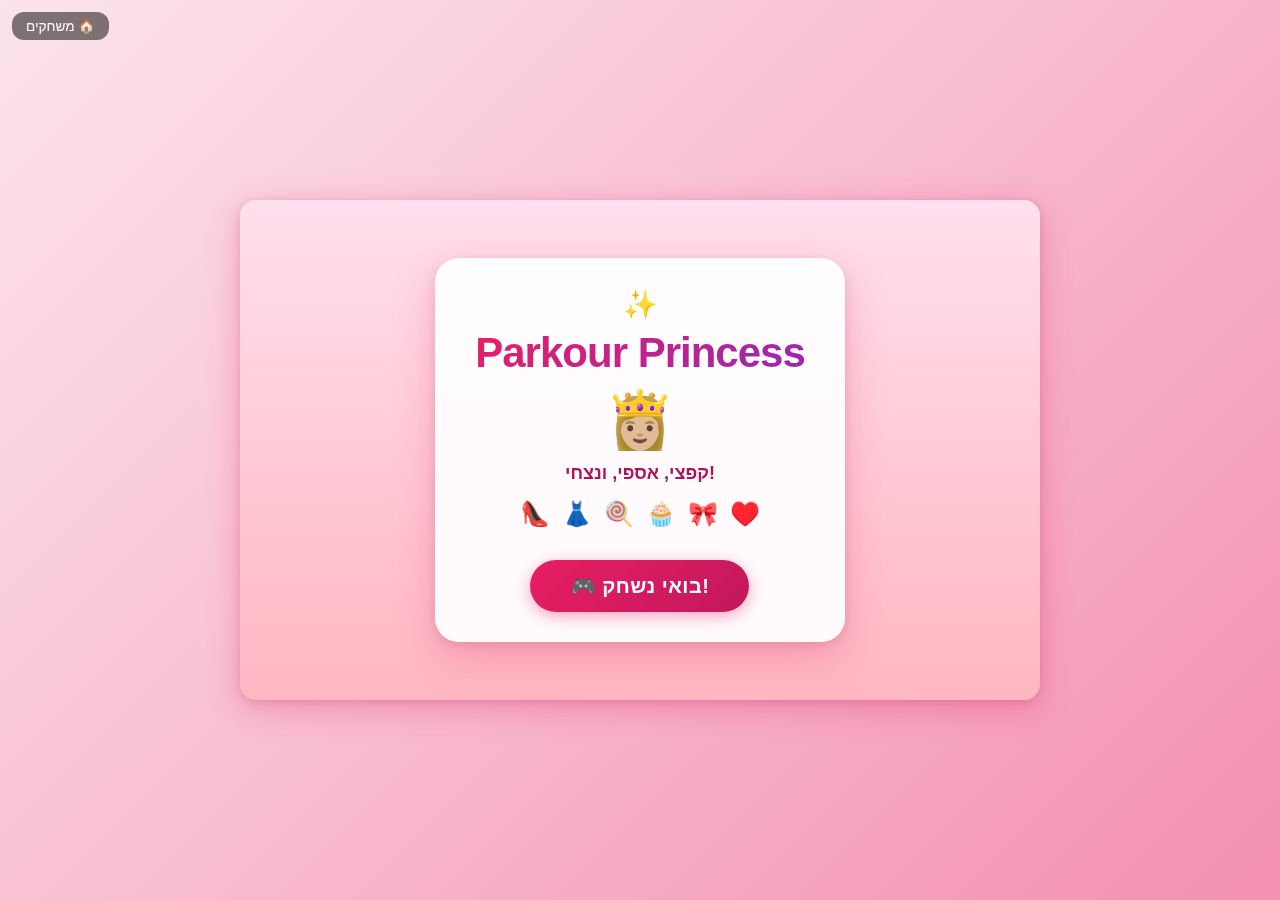
<file: games/parkour/index.html>
<!DOCTYPE html>
<html lang="he" dir="rtl">
<head>
    <meta charset="UTF-8">
    <meta name="viewport" content="width=device-width, initial-scale=1.0, user-scalable=no">
    <title>Parkour Princess 👸🏼</title>
    <link rel="stylesheet" href="css/style.css">
    <link rel="icon" href="data:image/svg+xml,<svg xmlns='http://www.w3.org/2000/svg' viewBox='0 0 100 100'><text y='.9em' font-size='90'>👸🏼</text></svg>">
</head>
<body>
    <a href="../../" style="position:fixed;top:12px;left:12px;z-index:9999;background:rgba(0,0,0,0.5);color:#fff;text-decoration:none;padding:6px 14px;border-radius:12px;font-family:sans-serif;font-size:0.85em;backdrop-filter:blur(8px);-webkit-backdrop-filter:blur(8px)">🏠 משחקים</a>
    <div id="game-wrapper">
        <canvas id="gameCanvas"></canvas>
        
        <!-- HUD Overlay -->
        <div id="hud" class="hidden">
            <div id="hud-left">
                <span id="hud-level">שלב 1</span>
                <span id="hud-level-name">עולם הלבבות</span>
            </div>
            <div id="hud-right">
                <span id="hud-score">♥️ 0 / 12</span>
            </div>
        </div>

        <!-- Start Screen -->
        <div id="start-screen" class="overlay">
            <div class="screen-content">
                <div class="title-sparkles">✨</div>
                <h1 class="game-title">Parkour Princess</h1>
                <div class="title-emoji">👸🏼</div>
                <p class="subtitle">!קפצי, אספי, ונצחי</p>
                <div class="level-preview">
                    <span>♥️</span>
                    <span>🎀</span>
                    <span>🧁</span>
                    <span>🍭</span>
                    <span>👗</span>
                    <span>👠</span>
                </div>
                <button id="btn-play" class="btn-main" onclick="game.start()">!בואי נשחק 🎮</button>
            </div>
        </div>

        <!-- Level Intro Screen -->
        <div id="level-screen" class="overlay hidden">
            <div class="screen-content">
                <div id="level-emoji" class="level-big-emoji">♥️</div>
                <h2 id="level-title" class="level-title-text">עולם הלבבות</h2>
                <p id="level-goal" class="level-goal">אספי 12 לבבות</p>
                <p class="level-hint">Space / לחצי כדי לקפוץ</p>
            </div>
        </div>

        <!-- Level Complete Screen -->
        <div id="complete-screen" class="overlay hidden">
            <div class="screen-content">
                <div class="complete-stars">⭐ 🌟 ⭐</div>
                <h2 class="complete-title">!כל הכבוד 🎉</h2>
                <p id="complete-msg" class="complete-msg">סיימת את שלב 1!</p>
                <p id="complete-score" class="complete-score">♥️ 12 / 12</p>
                <button id="btn-next" class="btn-main" onclick="game.nextLevel()">!לשלב הבא ➡️</button>
            </div>
        </div>

        <!-- Game Over Screen -->
        <div id="gameover-screen" class="overlay hidden">
            <div class="screen-content">
                <h2 class="gameover-title">😢 אופס!</h2>
                <p id="gameover-msg" class="gameover-msg">נפלת! נסי שוב</p>
                <p id="gameover-score" class="gameover-score">ניקוד: 0</p>
                <button id="btn-retry" class="btn-main" onclick="game.retry()">🔄 נסי שוב</button>
                <button id="btn-menu" class="btn-secondary" onclick="game.goToMenu()">🏠 תפריט</button>
            </div>
        </div>

        <!-- Victory Screen -->
        <div id="victory-screen" class="overlay hidden">
            <div class="screen-content victory-content">
                <div class="victory-fireworks">🎆 🎇 🎆</div>
                <h1 class="victory-title">🏆 ניצחת! 🏆</h1>
                <h2 class="victory-subtitle">!את אלופת הפארקור</h2>
                <div class="victory-emojis">
                    <span>♥️</span><span>🎀</span><span>🧁</span>
                    <span>🍭</span><span>👗</span><span>👠</span>
                </div>
                <p class="victory-msg">עברת את כל 6 השלבים!</p>
                <button id="btn-replay" class="btn-main" onclick="game.goToMenu()">🎮 שחקי שוב</button>
            </div>
        </div>
    </div>

    <script src="js/game.js"></script>
</body>
</html>
</file>
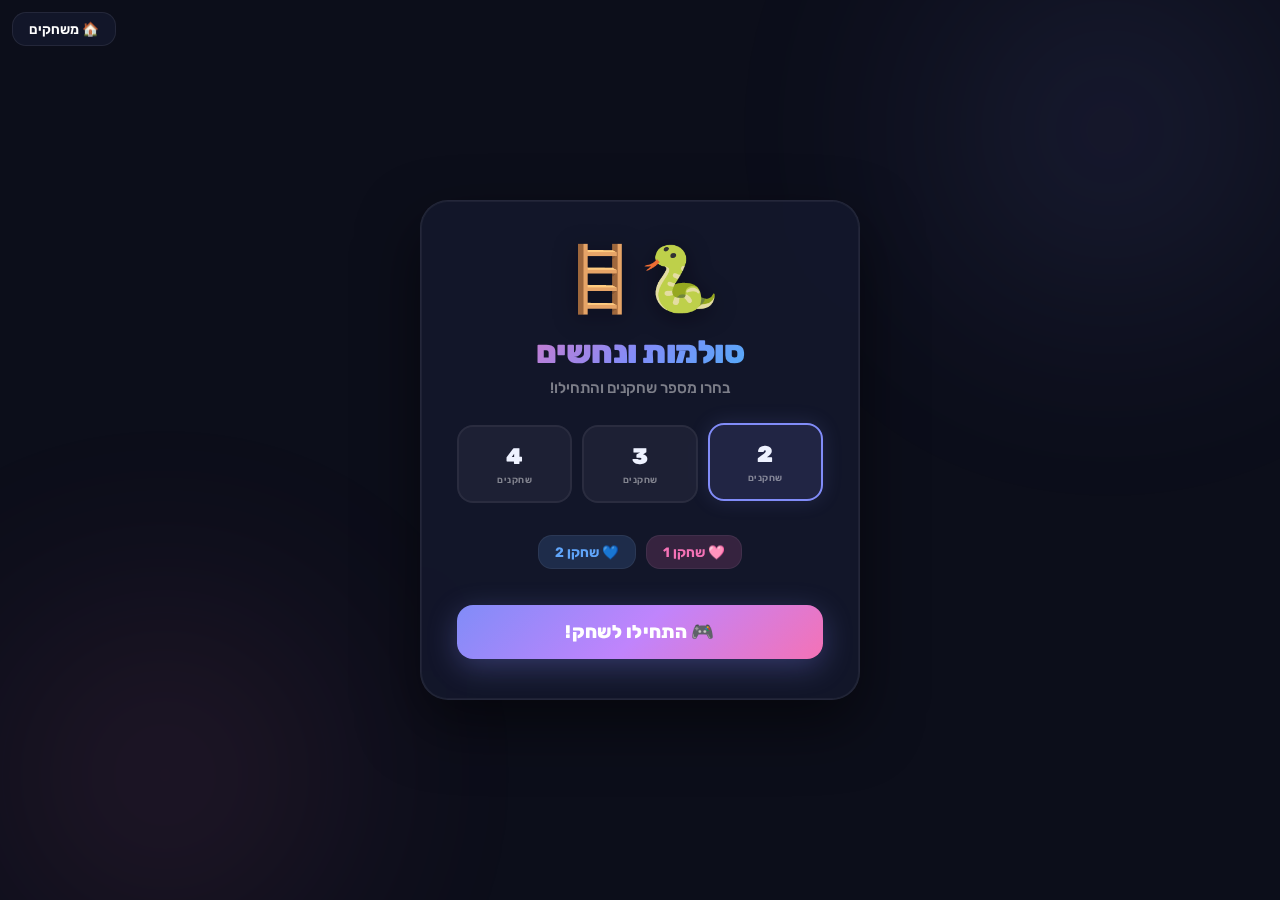
<file: games/snakes-and-ladders/index.html>
<!DOCTYPE html>
<html lang="he" dir="rtl">
<head>
<meta charset="UTF-8">
<meta name="viewport" content="width=device-width, initial-scale=1.0, user-scalable=no">
<title>סולמות ונחשים 🎲</title>
<link rel="icon" href="data:image/svg+xml,<svg xmlns='http://www.w3.org/2000/svg' viewBox='0 0 100 100'><text y='.9em' font-size='90'>🎲</text></svg>">
<link href="https://fonts.googleapis.com/css2?family=Rubik:wght@400;600;700;800;900&display=swap" rel="stylesheet">
<style>
:root {
  --bg: #0c0e1a;
  --surface: rgba(20,24,45,0.85);
  --surface2: rgba(30,38,65,0.7);
  --glass: rgba(255,255,255,0.04);
  --glass-border: rgba(255,255,255,0.08);
  --text: #eef2ff;
  --dim: rgba(255,255,255,0.45);
  --p1: #f472b6; --p1g: rgba(244,114,182,0.22);
  --p2: #60a5fa; --p2g: rgba(96,165,250,0.22);
  --p3: #4ade80; --p3g: rgba(74,222,128,0.22);
  --p4: #fb923c; --p4g: rgba(251,146,60,0.22);
  --ladder: #34d399;
  --snake: #fb7185;
  --accent1: #818cf8;
  --accent2: #f472b6;
  --accent3: #38bdf8;
  --radius: 18px;
}
* { margin:0; padding:0; box-sizing:border-box; }
html, body { height:100%; overflow:hidden; }
body {
  font-family:'Rubik',sans-serif;
  background:var(--bg);
  color:var(--text);
  display:flex; flex-direction:column;
}

.bg-glow {
  position:fixed; inset:0; z-index:0; pointer-events:none; overflow:hidden;
}
.bg-glow::before, .bg-glow::after {
  content:''; position:absolute; border-radius:50%; filter:blur(120px); opacity:0.18;
}
.bg-glow::before {
  width:500px; height:500px; top:-120px; right:-80px;
  background:radial-gradient(circle, #818cf8 0%, transparent 70%);
  animation:glowDrift 12s ease-in-out infinite alternate;
}
.bg-glow::after {
  width:450px; height:450px; bottom:-100px; left:-60px;
  background:radial-gradient(circle, #f472b6 0%, transparent 70%);
  animation:glowDrift 15s ease-in-out infinite alternate-reverse;
}
@keyframes glowDrift {
  0% { transform:translate(0,0) scale(1); }
  100% { transform:translate(60px,40px) scale(1.15); }
}

/* ── Setup Screen ── */
.setup-overlay {
  position:fixed; inset:0; z-index:100;
  background:transparent;
  display:flex; align-items:center; justify-content:center;
  padding:20px;
}
.setup-overlay.hidden { display:none; }
.setup-card {
  background:var(--surface);
  backdrop-filter:blur(40px); -webkit-backdrop-filter:blur(40px);
  border:1px solid var(--glass-border);
  border-radius:28px;
  padding:40px 36px;
  max-width:440px; width:100%;
  text-align:center;
  box-shadow: 0 25px 60px rgba(0,0,0,0.5), 0 0 0 1px rgba(255,255,255,0.05) inset;
  animation:cardIn 0.6s cubic-bezier(0.16,1,0.3,1) both;
}
@keyframes cardIn {
  0% { opacity:0; transform:scale(0.9) translateY(30px); }
  100% { opacity:1; transform:scale(1) translateY(0); }
}
.setup-icon {
  font-size:4em; margin-bottom:16px;
  animation:iconFloat 3s ease-in-out infinite;
  filter:drop-shadow(0 4px 12px rgba(0,0,0,0.4));
}
@keyframes iconFloat {
  0%,100% { transform:translateY(0) rotate(-2deg); }
  50% { transform:translateY(-12px) rotate(2deg); }
}
.setup-card h1 {
  font-size:2em; font-weight:900; letter-spacing:-0.5px;
  background:linear-gradient(135deg,#f472b6 0%,#818cf8 50%,#38bdf8 100%);
  -webkit-background-clip:text; -webkit-text-fill-color:transparent; background-clip:text;
  margin-bottom:8px;
}
.setup-card .subtitle {
  color:var(--dim); font-size:0.95em; margin-bottom:28px;
  font-weight:500;
}
.player-select { display:flex; gap:10px; justify-content:center; margin-bottom:24px; }
.psel {
  flex:1; padding:16px 8px; border-radius:16px;
  border:2px solid rgba(255,255,255,0.06); background:var(--glass);
  color:var(--text); font-family:'Rubik',sans-serif;
  cursor:pointer; transition:all 0.3s cubic-bezier(0.16,1,0.3,1);
  display:flex; flex-direction:column; align-items:center; gap:4px;
  backdrop-filter:blur(8px);
}
.psel:hover {
  border-color:rgba(255,255,255,0.15);
  background:rgba(255,255,255,0.06);
  transform:translateY(-2px);
}
.psel.active {
  border-color:var(--accent1);
  background:rgba(129,140,248,0.12);
  box-shadow:0 0 20px rgba(129,140,248,0.15);
  transform:translateY(-2px);
}
.psel-num { font-size:1.7em; font-weight:900; }
.psel-label { font-size:0.7em; font-weight:600; color:var(--dim); letter-spacing:0.5px; }
.player-preview {
  display:flex; justify-content:center; gap:10px; margin-bottom:28px;
  min-height:50px; align-items:center; flex-wrap:wrap;
}
.preview-chip {
  display:flex; align-items:center; gap:6px;
  padding:8px 16px; border-radius:14px;
  font-size:0.85em; font-weight:700;
  transition:all 0.35s cubic-bezier(0.16,1,0.3,1);
  border:1px solid rgba(255,255,255,0.06);
  animation:chipIn 0.4s cubic-bezier(0.16,1,0.3,1) both;
}
@keyframes chipIn {
  0% { opacity:0; transform:scale(0.8); }
  100% { opacity:1; transform:scale(1); }
}
.btn-start {
  width:100%; padding:16px; border-radius:16px; border:none;
  font-family:'Rubik',sans-serif; font-size:1.15em; font-weight:800;
  cursor:pointer; color:#fff; letter-spacing:0.3px;
  background:linear-gradient(135deg,#818cf8 0%,#c084fc 50%,#f472b6 100%);
  box-shadow:0 8px 30px rgba(129,140,248,0.3);
  transition:all 0.3s cubic-bezier(0.16,1,0.3,1);
  position:relative; overflow:hidden;
}
.btn-start::before {
  content:''; position:absolute; inset:0;
  background:linear-gradient(135deg, transparent 0%, rgba(255,255,255,0.15) 50%, transparent 100%);
  transform:translateX(-100%);
  transition:transform 0.5s;
}
.btn-start:hover::before { transform:translateX(100%); }
.btn-start:hover {
  filter:brightness(1.1);
  transform:translateY(-3px);
  box-shadow:0 12px 40px rgba(129,140,248,0.4);
}
.btn-start:active { transform:translateY(-1px); }

/* ── Game UI ── */
.game-wrap { display:none; flex-direction:column; height:100%; position:relative; z-index:1; }
.game-wrap.active { display:flex; }
.back-btn {
  position:fixed; top:12px; left:12px; z-index:9999;
  background:var(--surface); color:#fff; text-decoration:none;
  padding:8px 16px; border-radius:14px; font-size:0.85em;
  backdrop-filter:blur(20px); -webkit-backdrop-filter:blur(20px);
  border:1px solid var(--glass-border);
  transition:all 0.25s;
  font-weight:600;
}
.back-btn:hover { background:rgba(255,255,255,0.1); transform:translateY(-1px); }
.top-bar {
  display:flex; align-items:center; justify-content:space-between;
  padding:12px 18px;
  background:var(--surface);
  backdrop-filter:blur(30px); -webkit-backdrop-filter:blur(30px);
  border-bottom:1px solid var(--glass-border); flex-shrink:0;
}
.top-bar h1 {
  font-size:1.1em; font-weight:800;
  background:linear-gradient(135deg,#f472b6,#818cf8,#38bdf8);
  -webkit-background-clip:text; -webkit-text-fill-color:transparent; background-clip:text;
}
.players-bar { display:flex; gap:8px; font-size:0.8em; font-weight:700; flex-wrap:wrap; }
.players-bar .p {
  display:flex; align-items:center; gap:5px;
  padding:6px 12px; border-radius:12px;
  transition:all 0.35s cubic-bezier(0.16,1,0.3,1);
  border:2px solid transparent;
  position:relative;
}
.players-bar .p.active {
  border-color:currentColor;
  transform:scale(1.08);
  box-shadow:0 0 16px rgba(255,255,255,0.08);
}
.players-bar .p.active::after {
  content:'◀'; position:absolute; right:-16px; font-size:0.7em;
  animation:pulse 1s ease-in-out infinite;
}
@keyframes pulse { 0%,100%{opacity:1} 50%{opacity:0.4} }
.game-area {
  flex:1; display:flex; align-items:center; justify-content:center;
  padding:8px; overflow:hidden; position:relative;
}
canvas#board {
  border-radius:16px;
  box-shadow:0 20px 60px rgba(0,0,0,0.4), 0 0 0 1px rgba(255,255,255,0.05);
}
.bottom-bar {
  display:flex; align-items:center; justify-content:center;
  gap:14px; padding:14px 18px;
  background:var(--surface);
  backdrop-filter:blur(30px); -webkit-backdrop-filter:blur(30px);
  border-top:1px solid var(--glass-border); flex-shrink:0;
}
.btn {
  padding:12px 28px; border-radius:14px; border:none;
  font-family:'Rubik',sans-serif; font-size:1em; font-weight:800;
  cursor:pointer; color:#fff; transition:all 0.25s cubic-bezier(0.16,1,0.3,1);
  position:relative; overflow:hidden;
}
.btn:hover { filter:brightness(1.12); transform:translateY(-2px); }
.btn:active { transform:translateY(0); }
.btn-roll {
  background:linear-gradient(135deg,#818cf8,#c084fc);
  box-shadow:0 6px 20px rgba(129,140,248,0.3);
  font-size:1.1em;
}
.btn-roll:disabled {
  opacity:0.35; cursor:not-allowed; transform:none;
  box-shadow:none;
}
.btn-new {
  background:rgba(255,255,255,0.08);
  border:1px solid rgba(255,255,255,0.08);
  font-size:0.85em;
}
.btn-new:hover { background:rgba(255,255,255,0.12); }
.dice-display {
  font-size:2.8em; min-width:64px; text-align:center;
  transition:transform 0.3s;
  filter:drop-shadow(0 4px 8px rgba(0,0,0,0.3));
}
.dice-display.rolling { animation:diceRoll 0.15s infinite; }
@keyframes diceRoll {
  0% { transform:rotate(0) scale(1); }
  25% { transform:rotate(-18deg) scale(1.1); }
  50% { transform:rotate(0) scale(0.95); }
  75% { transform:rotate(18deg) scale(1.1); }
  100% { transform:rotate(0) scale(1); }
}

/* ── Event Toast ── */
.event-toast {
  position:absolute; top:18%; left:50%; transform:translate(-50%,-50%) scale(0);
  padding:18px 32px; border-radius:20px;
  font-size:1.35em; font-weight:800; text-align:center;
  z-index:60; pointer-events:none;
  opacity:0; transition:none;
  backdrop-filter:blur(20px); -webkit-backdrop-filter:blur(20px);
}
.event-toast.ladder-toast {
  background:rgba(52,211,153,0.15);
  border:2px solid rgba(52,211,153,0.3);
  color:#6ee7b7;
  box-shadow:0 8px 30px rgba(52,211,153,0.2);
}
.event-toast.snake-toast {
  background:rgba(251,113,133,0.15);
  border:2px solid rgba(251,113,133,0.3);
  color:#fda4af;
  box-shadow:0 8px 30px rgba(251,113,133,0.2);
}
.event-toast.show {
  animation:toastIn 0.45s cubic-bezier(0.16,1,0.3,1) forwards, toastOut 0.4s ease 1.3s forwards;
}
@keyframes toastIn {
  0% { opacity:0; transform:translate(-50%,-50%) scale(0.5) translateY(10px); }
  100% { opacity:1; transform:translate(-50%,-50%) scale(1) translateY(0); }
}
@keyframes toastOut {
  0% { opacity:1; transform:translate(-50%,-50%) scale(1); }
  100% { opacity:0; transform:translate(-50%,-50%) scale(0.85) translateY(-15px); }
}

/* ── Win overlay ── */
.msg {
  position:absolute; top:50%; left:50%; transform:translate(-50%,-50%);
  background:var(--surface);
  backdrop-filter:blur(30px); -webkit-backdrop-filter:blur(30px);
  padding:40px 48px; border-radius:28px; text-align:center;
  z-index:50; pointer-events:auto; display:none;
  border:1px solid var(--glass-border);
  box-shadow:0 30px 80px rgba(0,0,0,0.6);
  animation:winIn 0.5s cubic-bezier(0.16,1,0.3,1) both;
}
@keyframes winIn {
  0% { opacity:0; transform:translate(-50%,-50%) scale(0.85); }
  100% { opacity:1; transform:translate(-50%,-50%) scale(1); }
}
.msg h2 { font-size:1.9em; margin-bottom:10px; }
.msg p { color:var(--dim); margin-bottom:22px; font-size:1.05em; }
.msg .btn { pointer-events:auto; }

/* ── Confetti Canvas ── */
#confetti {
  position:fixed; inset:0; z-index:45; pointer-events:none;
}
</style>
</head>
<body>

<div class="bg-glow"></div>

<a href="../../" class="back-btn">🏠 משחקים</a>

<!-- Setup Screen -->
<div class="setup-overlay" id="setupScreen">
  <div class="setup-card">
    <div class="setup-icon">🐍🪜</div>
    <h1>סולמות ונחשים</h1>
    <p class="subtitle">בחרו מספר שחקנים והתחילו!</p>
    <div class="player-select">
      <button class="psel active" onclick="selectPlayers(2)">
        <span class="psel-num">2</span><span class="psel-label">שחקנים</span>
      </button>
      <button class="psel" onclick="selectPlayers(3)">
        <span class="psel-num">3</span><span class="psel-label">שחקנים</span>
      </button>
      <button class="psel" onclick="selectPlayers(4)">
        <span class="psel-num">4</span><span class="psel-label">שחקנים</span>
      </button>
    </div>
    <div class="player-preview" id="playerPreview"></div>
    <button class="btn-start" onclick="startGame()">🎮 התחילו לשחק!</button>
  </div>
</div>

<!-- Game -->
<div class="game-wrap" id="gameWrap">
  <div class="top-bar">
    <h1>🐍 סולמות ונחשים 🪜</h1>
    <div class="players-bar" id="playersBar"></div>
  </div>

  <div class="game-area">
    <canvas id="board"></canvas>
    <div class="event-toast" id="eventToast"></div>
    <div class="msg" id="winMsg">
      <h2 id="winTitle">🎉 ניצחון!</h2>
      <p id="winText"></p>
      <button class="btn btn-roll" onclick="backToSetup()">🔄 משחק חדש</button>
    </div>
  </div>

  <div class="bottom-bar">
    <button class="btn btn-new" onclick="backToSetup()">🔄 חדש</button>
    <div class="dice-display" id="dice">🎲</div>
    <button class="btn btn-roll" id="rollBtn" onclick="rollDice()">🎲 הטל קובייה</button>
  </div>
</div>

<canvas id="confetti"></canvas>

<script>
const BOARD_SIZE = 10;
const TOTAL = BOARD_SIZE * BOARD_SIZE;
const DICE_FACES = ['⚀','⚁','⚂','⚃','⚄','⚅'];

const SNAKES = {16:6, 47:26, 49:11, 56:53, 62:19, 64:60, 87:24, 93:73, 95:75, 98:78};
const LADDERS = {2:38, 7:14, 8:31, 15:26, 21:42, 28:84, 36:44, 51:67, 71:91, 78:98, 87:94};

const PLAYER_CONFIGS = [
  {color:'#f472b6', bg:'rgba(244,114,182,0.16)', emoji:'🩷', name:'שחקן 1'},
  {color:'#60a5fa', bg:'rgba(96,165,250,0.16)', emoji:'💙', name:'שחקן 2'},
  {color:'#4ade80', bg:'rgba(74,222,128,0.16)', emoji:'💚', name:'שחקן 3'},
  {color:'#fb923c', bg:'rgba(251,146,60,0.16)', emoji:'🧡', name:'שחקן 4'},
];

const CELL_PALETTE = [
  {light:'#1a2747', dark:'#151f3a'},
  {light:'#1e2a4a', dark:'#172240'},
];

let numPlayers = 2;
let players = [];
let current = 0;
let rolling = false;
let gameOver = false;
let boardTime = 0;

const canvas = document.getElementById('board');
const ctx = canvas.getContext('2d');

// ── Setup Screen ──

function selectPlayers(n) {
  numPlayers = n;
  document.querySelectorAll('.psel').forEach((b, i) => {
    b.classList.toggle('active', i === n - 2);
  });
  renderPreview();
}

function renderPreview() {
  const el = document.getElementById('playerPreview');
  el.innerHTML = PLAYER_CONFIGS.slice(0, numPlayers).map((p, i) =>
    `<div class="preview-chip" style="background:${p.bg};color:${p.color};animation-delay:${i*0.08}s">${p.emoji} ${p.name}</div>`
  ).join('');
}

function startGame() {
  players = PLAYER_CONFIGS.slice(0, numPlayers).map(c => ({
    pos: 0, color: c.color, name: c.name, emoji: c.emoji, bg: c.bg, _anim: null
  }));
  current = 0;
  rolling = false;
  gameOver = false;
  document.getElementById('setupScreen').classList.add('hidden');
  document.getElementById('gameWrap').classList.add('active');
  document.getElementById('winMsg').style.display = 'none';
  document.getElementById('dice').textContent = '🎲';
  document.getElementById('rollBtn').disabled = false;
  buildPlayerTags();
  updateTags();
  resize();
  startBoardAnimation();
}

function backToSetup() {
  document.getElementById('setupScreen').classList.remove('hidden');
  document.getElementById('gameWrap').classList.remove('active');
  stopConfetti();
  renderPreview();
}

renderPreview();

// ── Player Tags ──

function buildPlayerTags() {
  const bar = document.getElementById('playersBar');
  bar.innerHTML = players.map((p, i) =>
    `<div class="p" id="ptag${i}" style="background:${p.bg};color:${p.color}">${p.emoji} ${p.name}</div>`
  ).join('');
}

function updateTags() {
  players.forEach((_, i) => {
    const el = document.getElementById('ptag' + i);
    if (el) el.classList.toggle('active', i === current);
  });
}

// ── Canvas ──

function resize() {
  const area = document.querySelector('.game-area');
  if (!area) return;
  const s = Math.min(area.clientWidth - 16, area.clientHeight - 16, 580);
  canvas.width = s;
  canvas.height = s;
  draw();
}
window.addEventListener('resize', resize);

function cellToXY(cell) {
  if (cell <= 0) return {x: -1, y: -1, cs: canvas.width / BOARD_SIZE};
  const idx = cell - 1;
  const row = Math.floor(idx / BOARD_SIZE);
  const col = idx % BOARD_SIZE;
  const actualCol = (row % 2 === 0) ? col : (BOARD_SIZE - 1 - col);
  const actualRow = BOARD_SIZE - 1 - row;
  const cs = canvas.width / BOARD_SIZE;
  return {x: actualCol * cs, y: actualRow * cs, cs};
}

function cellCenter(cell) {
  const {x, y, cs} = cellToXY(cell);
  return {x: x + cs / 2, y: y + cs / 2, cs};
}

function getPlayerXY(playerIdx) {
  const cs = canvas.width / BOARD_SIZE;
  const n = players.length;
  const offsets = {
    2: [{dx:0.33,dy:0.6},{dx:0.67,dy:0.6}],
    3: [{dx:0.25,dy:0.6},{dx:0.5,dy:0.6},{dx:0.75,dy:0.6}],
    4: [{dx:0.3,dy:0.48},{dx:0.7,dy:0.48},{dx:0.3,dy:0.73},{dx:0.7,dy:0.73}],
  };
  const o = (offsets[n] || offsets[2])[playerIdx] || {dx:0.5,dy:0.6};
  return {dx: o.dx * cs, dy: o.dy * cs};
}

// ── Subtle Board Animation ──

let animFrame = null;
function startBoardAnimation() {
  if (animFrame) return;
  function tick() {
    boardTime = Date.now() * 0.001;
    draw();
    animFrame = requestAnimationFrame(tick);
  }
  tick();
}

// ── Drawing ──

const ladderSet = new Set(Object.keys(LADDERS).map(Number));
const snakeSet = new Set(Object.keys(SNAKES).map(Number));
const ladderDestSet = new Set(Object.values(LADDERS));
const snakeDestSet = new Set(Object.values(SNAKES));

function hexToRgb(hex) {
  const r = parseInt(hex.slice(1,3),16);
  const g = parseInt(hex.slice(3,5),16);
  const b = parseInt(hex.slice(5,7),16);
  return {r,g,b};
}

function draw() {
  const cs = canvas.width / BOARD_SIZE;
  const gap = 1.5;
  ctx.clearRect(0, 0, canvas.width, canvas.height);

  // Board background
  ctx.fillStyle = '#0d1225';
  ctx.beginPath();
  ctx.roundRect(0, 0, canvas.width, canvas.height, 14);
  ctx.fill();

  for (let i = 1; i <= TOTAL; i++) {
    const {x, y} = cellToXY(i);
    const row = Math.floor((i - 1) / BOARD_SIZE);
    const col = (i - 1) % BOARD_SIZE;
    const light = (row + col) % 2 === 0;

    let baseColor1, baseColor2;
    const isStart = i === 1;
    const isFinish = i === TOTAL;

    if (isFinish) {
      const pulse = Math.sin(boardTime * 2) * 0.1 + 0.9;
      baseColor1 = `rgba(251,191,36,${0.25 * pulse})`;
      baseColor2 = `rgba(245,158,11,${0.2 * pulse})`;
    } else if (isStart) {
      baseColor1 = 'rgba(129,140,248,0.2)';
      baseColor2 = 'rgba(99,102,241,0.15)';
    } else if (ladderSet.has(i)) {
      baseColor1 = 'rgba(52,211,153,0.12)';
      baseColor2 = 'rgba(16,185,129,0.08)';
    } else if (snakeSet.has(i)) {
      baseColor1 = 'rgba(251,113,133,0.12)';
      baseColor2 = 'rgba(244,63,94,0.08)';
    } else {
      baseColor1 = light ? '#1c2b4a' : '#172340';
      baseColor2 = light ? '#182544' : '#14203a';
    }

    const cellGrad = ctx.createLinearGradient(x, y, x, y + cs);
    cellGrad.addColorStop(0, baseColor1);
    cellGrad.addColorStop(1, baseColor2);

    ctx.beginPath();
    ctx.roundRect(x + gap, y + gap, cs - gap * 2, cs - gap * 2, 6);
    ctx.fillStyle = cellGrad;
    ctx.fill();

    // Subtle inner border glow
    ctx.strokeStyle = 'rgba(255,255,255,0.04)';
    ctx.lineWidth = 0.5;
    ctx.stroke();

    // Cell number
    if (isFinish) {
      ctx.fillStyle = '#fbbf24';
      ctx.font = `bold ${cs * 0.22}px Rubik`;
    } else if (isStart) {
      ctx.fillStyle = '#818cf8';
      ctx.font = `bold ${cs * 0.22}px Rubik`;
    } else {
      ctx.fillStyle = 'rgba(255,255,255,0.2)';
      ctx.font = `600 ${cs * 0.19}px Rubik`;
    }
    ctx.textAlign = 'center';
    ctx.textBaseline = 'top';
    ctx.fillText(i, x + cs / 2, y + cs * 0.07);

    if (isFinish) {
      ctx.font = `${cs * 0.28}px serif`;
      ctx.textBaseline = 'middle';
      ctx.fillText('🏆', x + cs / 2, y + cs * 0.65);
    }
    if (isStart) {
      ctx.font = `${cs * 0.22}px serif`;
      ctx.textBaseline = 'middle';
      ctx.fillText('🚀', x + cs / 2, y + cs * 0.65);
    }
  }

  drawLadders(cs);
  drawSnakes(cs);
  drawPlayers(cs);
}

function drawLadders(cs) {
  for (const [from, to] of Object.entries(LADDERS)) {
    const a = cellToXY(+from);
    const b = cellToXY(+to);
    const railOffL = 0.32, railOffR = 0.68;
    const ax1 = a.x + cs * railOffL, ay = a.y + cs * 0.5;
    const bx1 = b.x + cs * railOffL, by = b.y + cs * 0.5;
    const ax2 = a.x + cs * railOffR;
    const bx2 = b.x + cs * railOffR;

    // Ladder shadow
    ctx.save();
    ctx.globalAlpha = 0.15;
    ctx.strokeStyle = '#000';
    ctx.lineWidth = cs * 0.12;
    ctx.lineCap = 'round';
    ctx.beginPath(); ctx.moveTo(ax1+2, ay+3); ctx.lineTo(bx1+2, by+3); ctx.stroke();
    ctx.beginPath(); ctx.moveTo(ax2+2, ay+3); ctx.lineTo(bx2+2, by+3); ctx.stroke();
    ctx.restore();

    // Rail gradient - golden/warm wood look
    const railGrad = ctx.createLinearGradient(ax1, ay, bx1, by);
    railGrad.addColorStop(0, '#d4a56a');
    railGrad.addColorStop(0.3, '#c9935a');
    railGrad.addColorStop(0.6, '#b8834e');
    railGrad.addColorStop(1, '#a67542');

    ctx.strokeStyle = railGrad;
    ctx.lineWidth = cs * 0.07;
    ctx.lineCap = 'round';
    ctx.beginPath(); ctx.moveTo(ax1, ay); ctx.lineTo(bx1, by); ctx.stroke();
    ctx.beginPath(); ctx.moveTo(ax2, ay); ctx.lineTo(bx2, by); ctx.stroke();

    // Inner highlight on rails
    const highlightGrad = ctx.createLinearGradient(ax1, ay, bx1, by);
    highlightGrad.addColorStop(0, 'rgba(255,220,150,0.4)');
    highlightGrad.addColorStop(0.5, 'rgba(255,220,150,0.1)');
    highlightGrad.addColorStop(1, 'rgba(255,220,150,0.25)');
    ctx.strokeStyle = highlightGrad;
    ctx.lineWidth = cs * 0.025;
    ctx.beginPath(); ctx.moveTo(ax1 - 1, ay); ctx.lineTo(bx1 - 1, by); ctx.stroke();
    ctx.beginPath(); ctx.moveTo(ax2 - 1, ay); ctx.lineTo(bx2 - 1, by); ctx.stroke();

    // Rungs
    const steps = 5;
    const rungGrad = ctx.createLinearGradient(ax1, ay, ax2, ay);
    rungGrad.addColorStop(0, '#c9935a');
    rungGrad.addColorStop(0.5, '#dab88a');
    rungGrad.addColorStop(1, '#c9935a');

    ctx.lineWidth = cs * 0.04;
    ctx.strokeStyle = rungGrad;
    for (let s = 1; s <= steps; s++) {
      const t = s / (steps + 1);
      const rx1 = ax1 + (bx1 - ax1) * t;
      const ry1 = ay + (by - ay) * t;
      const rx2 = ax2 + (bx2 - ax2) * t;
      const ry2 = ay + (by - ay) * t;
      ctx.beginPath(); ctx.moveTo(rx1, ry1); ctx.lineTo(rx2, ry2); ctx.stroke();
    }

    // Green glow around ladder base
    ctx.save();
    ctx.globalAlpha = 0.12;
    const glowR = cs * 0.4;
    const ladderGlow = ctx.createRadialGradient(a.x+cs/2, a.y+cs/2, 0, a.x+cs/2, a.y+cs/2, glowR);
    ladderGlow.addColorStop(0, '#34d399');
    ladderGlow.addColorStop(1, 'transparent');
    ctx.fillStyle = ladderGlow;
    ctx.fillRect(a.x, a.y, cs, cs);
    ctx.restore();

    // Arrow indicator
    ctx.font = `${cs * 0.24}px serif`;
    ctx.textAlign = 'center';
    ctx.textBaseline = 'middle';
    ctx.fillText('⬆️', a.x + cs / 2, a.y + cs * 0.75);
  }
}

function drawSnakes(cs) {
  for (const [from, to] of Object.entries(SNAKES)) {
    const a = cellToXY(+from);
    const b = cellToXY(+to);
    const startX = a.x + cs / 2, startY = a.y + cs / 2;
    const endX = b.x + cs / 2, endY = b.y + cs / 2;

    const dx = endX - startX;
    const dy = endY - startY;
    const dist = Math.sqrt(dx * dx + dy * dy) || 1;
    const waves = Math.max(2, Math.round(dist / (cs * 1.2)));
    const segments = 50;

    function getSnakePoint(t, thickness) {
      const x = startX + dx * t;
      const y = startY + dy * t;
      const perpX = -dy / dist;
      const perpY = dx / dist;
      const wobble = Math.sin(t * Math.PI * waves * 2 + boardTime * 1.5) * cs * 0.22;
      return {
        x: x + perpX * (wobble + (thickness || 0)),
        y: y + perpY * (wobble + (thickness || 0))
      };
    }

    // Snake body shadow
    ctx.save();
    ctx.globalAlpha = 0.2;
    ctx.strokeStyle = '#000';
    ctx.lineWidth = cs * 0.14;
    ctx.lineCap = 'round'; ctx.lineJoin = 'round';
    ctx.beginPath();
    let sp = getSnakePoint(0);
    ctx.moveTo(sp.x + 2, sp.y + 3);
    for (let i = 1; i <= segments; i++) {
      sp = getSnakePoint(i / segments);
      ctx.lineTo(sp.x + 2, sp.y + 3);
    }
    ctx.stroke();
    ctx.restore();

    // Main body
    const bodyGrad = ctx.createLinearGradient(startX, startY, endX, endY);
    bodyGrad.addColorStop(0, '#ef4444');
    bodyGrad.addColorStop(0.3, '#dc2626');
    bodyGrad.addColorStop(0.6, '#b91c1c');
    bodyGrad.addColorStop(1, '#991b1b');

    ctx.strokeStyle = bodyGrad;
    ctx.lineWidth = cs * 0.11;
    ctx.lineCap = 'round'; ctx.lineJoin = 'round';
    ctx.beginPath();
    sp = getSnakePoint(0);
    ctx.moveTo(sp.x, sp.y);
    for (let i = 1; i <= segments; i++) {
      sp = getSnakePoint(i / segments);
      ctx.lineTo(sp.x, sp.y);
    }
    ctx.stroke();

    // Body pattern (belly highlight)
    const bellyGrad = ctx.createLinearGradient(startX, startY, endX, endY);
    bellyGrad.addColorStop(0, 'rgba(255,200,180,0.35)');
    bellyGrad.addColorStop(0.5, 'rgba(255,180,160,0.2)');
    bellyGrad.addColorStop(1, 'rgba(255,160,140,0.25)');

    ctx.strokeStyle = bellyGrad;
    ctx.lineWidth = cs * 0.04;
    ctx.beginPath();
    sp = getSnakePoint(0);
    ctx.moveTo(sp.x, sp.y);
    for (let i = 1; i <= segments; i++) {
      sp = getSnakePoint(i / segments);
      ctx.lineTo(sp.x, sp.y);
    }
    ctx.stroke();

    // Diamond pattern markings
    ctx.save();
    for (let i = 2; i < segments - 2; i += 4) {
      const t = i / segments;
      const p = getSnakePoint(t);
      const size = cs * 0.04;
      ctx.globalAlpha = 0.3;
      ctx.fillStyle = '#fca5a5';
      ctx.beginPath();
      ctx.moveTo(p.x, p.y - size);
      ctx.lineTo(p.x + size * 0.7, p.y);
      ctx.lineTo(p.x, p.y + size);
      ctx.lineTo(p.x - size * 0.7, p.y);
      ctx.closePath();
      ctx.fill();
    }
    ctx.restore();

    // Snake head
    const head = getSnakePoint(0);
    ctx.save();
    ctx.beginPath();
    ctx.arc(head.x, head.y, cs * 0.1, 0, Math.PI * 2);
    const headGrad = ctx.createRadialGradient(head.x - 2, head.y - 2, 0, head.x, head.y, cs * 0.1);
    headGrad.addColorStop(0, '#f87171');
    headGrad.addColorStop(1, '#dc2626');
    ctx.fillStyle = headGrad;
    ctx.fill();

    // Eyes
    const eyeOff = cs * 0.04;
    const eyeR = cs * 0.022;
    const angle = Math.atan2(dy, dx);
    const perpAngle = angle + Math.PI / 2;
    for (const side of [-1, 1]) {
      const ex = head.x + Math.cos(perpAngle) * eyeOff * side - Math.cos(angle) * cs * 0.03;
      const ey = head.y + Math.sin(perpAngle) * eyeOff * side - Math.sin(angle) * cs * 0.03;
      ctx.beginPath();
      ctx.arc(ex, ey, eyeR, 0, Math.PI * 2);
      ctx.fillStyle = '#fef3c7';
      ctx.fill();
      ctx.beginPath();
      ctx.arc(ex, ey, eyeR * 0.5, 0, Math.PI * 2);
      ctx.fillStyle = '#1a1a2e';
      ctx.fill();
    }
    ctx.restore();

    // Red glow around snake head
    ctx.save();
    ctx.globalAlpha = 0.1;
    const snakeGlow = ctx.createRadialGradient(a.x+cs/2, a.y+cs/2, 0, a.x+cs/2, a.y+cs/2, cs*0.4);
    snakeGlow.addColorStop(0, '#fb7185');
    snakeGlow.addColorStop(1, 'transparent');
    ctx.fillStyle = snakeGlow;
    ctx.fillRect(a.x, a.y, cs, cs);
    ctx.restore();

    ctx.font = `${cs * 0.18}px serif`;
    ctx.textAlign = 'center';
    ctx.textBaseline = 'middle';
    ctx.fillText('⬇️', a.x + cs / 2, a.y + cs * 0.78);
  }
}

function drawPlayers(cs) {
  players.forEach((p, i) => {
    if (p.pos <= 0 && !p._anim) return;

    let px, py;
    if (p._anim) {
      px = p._anim.x;
      py = p._anim.y;
    } else {
      const {x, y} = cellToXY(p.pos);
      const off = getPlayerXY(i);
      px = x + off.dx;
      py = y + off.dy;
    }

    const r = cs * 0.18;
    const isActive = i === current && !gameOver;

    // Pulsing glow for active player
    if (isActive) {
      const pulseR = r + Math.sin(boardTime * 4) * 3 + 4;
      ctx.save();
      ctx.globalAlpha = 0.25 + Math.sin(boardTime * 4) * 0.1;
      const glowGrad = ctx.createRadialGradient(px, py, r * 0.5, px, py, pulseR + 6);
      glowGrad.addColorStop(0, p.color);
      glowGrad.addColorStop(1, 'transparent');
      ctx.fillStyle = glowGrad;
      ctx.beginPath();
      ctx.arc(px, py, pulseR + 6, 0, Math.PI * 2);
      ctx.fill();
      ctx.restore();
    }

    // Token shadow
    ctx.save();
    ctx.globalAlpha = 0.3;
    ctx.beginPath();
    ctx.ellipse(px + 1, py + 3, r * 0.9, r * 0.5, 0, 0, Math.PI * 2);
    ctx.fillStyle = '#000';
    ctx.fill();
    ctx.restore();

    // Main token body - gradient sphere
    const tokenGrad = ctx.createRadialGradient(px - r * 0.3, py - r * 0.3, r * 0.1, px, py, r);
    const rgb = hexToRgb(p.color);
    tokenGrad.addColorStop(0, `rgba(${Math.min(rgb.r+80,255)},${Math.min(rgb.g+80,255)},${Math.min(rgb.b+80,255)},1)`);
    tokenGrad.addColorStop(0.6, p.color);
    tokenGrad.addColorStop(1, `rgba(${Math.max(rgb.r-50,0)},${Math.max(rgb.g-50,0)},${Math.max(rgb.b-50,0)},1)`);

    ctx.beginPath();
    ctx.arc(px, py, r, 0, Math.PI * 2);
    ctx.fillStyle = tokenGrad;
    ctx.fill();

    // Glossy highlight
    ctx.beginPath();
    ctx.ellipse(px - r * 0.15, py - r * 0.25, r * 0.45, r * 0.3, -0.3, 0, Math.PI * 2);
    ctx.fillStyle = 'rgba(255,255,255,0.3)';
    ctx.fill();

    // Border ring
    ctx.beginPath();
    ctx.arc(px, py, r, 0, Math.PI * 2);
    ctx.strokeStyle = 'rgba(255,255,255,0.5)';
    ctx.lineWidth = 1.5;
    ctx.stroke();

    // Player number
    ctx.fillStyle = '#fff';
    ctx.font = `bold ${cs * 0.16}px Rubik`;
    ctx.textAlign = 'center';
    ctx.textBaseline = 'middle';
    ctx.shadowColor = 'rgba(0,0,0,0.5)';
    ctx.shadowBlur = 3;
    ctx.fillText(i + 1, px, py + 1);
    ctx.shadowBlur = 0;
  });
}

// ── Animation: Normal Move ──

async function animateMove(playerIdx, from, to) {
  const step = from < to ? 1 : -1;
  let pos = from;
  while (pos !== to) {
    pos += step;
    players[playerIdx].pos = pos;
    draw();
    await new Promise(r => setTimeout(r, 85));
  }
}

// ── Animation: Smooth Ladder / Snake ──

function showEventToast(type) {
  const toast = document.getElementById('eventToast');
  toast.className = 'event-toast';
  if (type === 'ladder') {
    toast.textContent = '🪜 עולים בסולם!';
    toast.classList.add('ladder-toast');
  } else {
    toast.textContent = '🐍 מחליקים בנחש!';
    toast.classList.add('snake-toast');
  }
  void toast.offsetWidth;
  toast.classList.add('show');
  setTimeout(() => toast.classList.remove('show'), 1800);
}

async function animateSpecialMove(playerIdx, fromCell, toCell, type) {
  const cs = canvas.width / BOARD_SIZE;
  const fromOff = getPlayerXY(playerIdx);
  const fromXY = cellToXY(fromCell);
  const toXY = cellToXY(toCell);

  const startX = fromXY.x + fromOff.dx;
  const startY = fromXY.y + fromOff.dy;
  const toOff = getPlayerXY(playerIdx);
  const endX = toXY.x + toOff.dx;
  const endY = toXY.y + toOff.dy;

  const isLadder = type === 'ladder';
  const duration = 1100;
  const startTime = performance.now();

  const dx = endX - startX;
  const dy = endY - startY;
  const cpX = (startX + endX) / 2 + (isLadder ? -cs * 0.6 : cs * 0.8);
  const cpY = (startY + endY) / 2;

  let particles = [];

  showEventToast(type);

  return new Promise(resolve => {
    function frame(now) {
      const elapsed = now - startTime;
      const rawT = Math.min(elapsed / duration, 1);

      const t = rawT < 0.5
        ? 4 * rawT * rawT * rawT
        : 1 - Math.pow(-2 * rawT + 2, 3) / 2;

      let x = (1 - t) * (1 - t) * startX + 2 * (1 - t) * t * cpX + t * t * endX;
      let y = (1 - t) * (1 - t) * startY + 2 * (1 - t) * t * cpY + t * t * endY;

      if (!isLadder) {
        const wobble = Math.sin(t * Math.PI * 6) * cs * 0.18;
        const dist = Math.sqrt(dx * dx + dy * dy) || 1;
        x += (-dy / dist) * wobble;
        y += (dx / dist) * wobble;
      } else {
        const sway = Math.sin(t * Math.PI * 8) * cs * 0.06;
        x += sway;
      }

      players[playerIdx]._anim = {x, y};

      if (Math.random() > 0.25) {
        const spread = cs * 0.3;
        particles.push({
          x: x + (Math.random() - 0.5) * spread,
          y: y + (Math.random() - 0.5) * spread,
          vx: (Math.random() - 0.5) * 3,
          vy: isLadder ? -(Math.random() * 2.5 + 1) : (Math.random() * 1.5 + 0.5),
          life: 1,
          size: Math.random() * 4 + 2,
          hue: isLadder ? 150 + Math.random() * 30 : 340 + Math.random() * 30,
        });
      }

      particles = particles.filter(p => {
        p.x += p.vx;
        p.y += p.vy;
        p.life -= 0.02;
        p.size *= 0.987;
        return p.life > 0;
      });

      draw();

      particles.forEach(p => {
        ctx.globalAlpha = p.life * 0.7;
        ctx.fillStyle = `hsl(${p.hue}, 80%, 65%)`;
        if (isLadder) {
          drawStar(p.x, p.y, p.size);
        } else {
          ctx.beginPath();
          ctx.arc(p.x, p.y, p.size, 0, Math.PI * 2);
          ctx.fill();
        }
      });
      ctx.globalAlpha = 1;

      if (rawT < 1) {
        requestAnimationFrame(frame);
      } else {
        players[playerIdx]._anim = null;
        players[playerIdx].pos = toCell;
        burstParticles(endX, endY, isLadder);
        draw();
        resolve();
      }
    }

    requestAnimationFrame(frame);
  });
}

function drawStar(x, y, r) {
  ctx.beginPath();
  for (let i = 0; i < 5; i++) {
    const angle = (i * 4 * Math.PI) / 5 - Math.PI / 2;
    const method = i === 0 ? 'moveTo' : 'lineTo';
    ctx[method](x + r * Math.cos(angle), y + r * Math.sin(angle));
  }
  ctx.closePath();
  ctx.fill();
}

function burstParticles(cx, cy, isLadder) {
  let particles = [];
  for (let i = 0; i < 24; i++) {
    const angle = (Math.PI * 2 * i) / 24;
    const speed = 2.5 + Math.random() * 3.5;
    particles.push({
      x: cx, y: cy,
      vx: Math.cos(angle) * speed,
      vy: Math.sin(angle) * speed,
      life: 1,
      size: Math.random() * 4.5 + 2,
      hue: isLadder ? 150 + Math.random() * 30 : 340 + Math.random() * 30,
    });
  }

  function frame() {
    particles = particles.filter(p => {
      p.x += p.vx;
      p.y += p.vy;
      p.vx *= 0.96;
      p.vy *= 0.96;
      p.life -= 0.028;
      return p.life > 0;
    });
    if (particles.length === 0) return;
    draw();
    particles.forEach(p => {
      ctx.globalAlpha = p.life * 0.8;
      ctx.fillStyle = `hsl(${p.hue}, 80%, 65%)`;
      ctx.beginPath();
      ctx.arc(p.x, p.y, p.size * p.life, 0, Math.PI * 2);
      ctx.fill();
    });
    ctx.globalAlpha = 1;
    requestAnimationFrame(frame);
  }
  requestAnimationFrame(frame);
}

// ── Dice Roll & Game Logic ──

async function rollDice() {
  if (rolling || gameOver) return;
  rolling = true;
  const btn = document.getElementById('rollBtn');
  const diceEl = document.getElementById('dice');
  btn.disabled = true;

  diceEl.classList.add('rolling');
  let val = 0;
  for (let i = 0; i < 12; i++) {
    val = Math.floor(Math.random() * 6) + 1;
    diceEl.textContent = DICE_FACES[val - 1];
    await new Promise(r => setTimeout(r, 60 + i * 5));
  }
  diceEl.classList.remove('rolling');

  const p = players[current];
  let newPos = p.pos + val;

  if (newPos > TOTAL) {
    nextPlayer();
    rolling = false;
    btn.disabled = false;
    return;
  }

  await animateMove(current, p.pos, newPos);

  if (newPos === TOTAL) {
    gameOver = true;
    const pc = PLAYER_CONFIGS[current];
    document.getElementById('winTitle').textContent = `${pc.emoji} ${pc.name} ניצח! 🎉`;
    document.getElementById('winText').textContent = `ב-${DICE_FACES[val - 1]} הגיע ל-100!`;
    document.getElementById('winMsg').style.display = 'block';
    launchConfetti();
    rolling = false;
    return;
  }

  if (LADDERS[newPos]) {
    await new Promise(r => setTimeout(r, 250));
    await animateSpecialMove(current, newPos, LADDERS[newPos], 'ladder');
    newPos = LADDERS[newPos];
  } else if (SNAKES[newPos]) {
    await new Promise(r => setTimeout(r, 250));
    await animateSpecialMove(current, newPos, SNAKES[newPos], 'snake');
    newPos = SNAKES[newPos];
  }

  players[current].pos = newPos;

  nextPlayer();
  rolling = false;
  btn.disabled = false;
}

function nextPlayer() {
  current = (current + 1) % players.length;
  updateTags();
}

// ── Confetti ──

let confettiPieces = [];
let confettiRunning = false;
const confettiCanvas = document.getElementById('confetti');
const cctx = confettiCanvas.getContext('2d');

function launchConfetti() {
  confettiCanvas.width = window.innerWidth;
  confettiCanvas.height = window.innerHeight;
  confettiPieces = [];
  const colors = ['#f472b6','#60a5fa','#4ade80','#fb923c','#fbbf24','#a78bfa','#f87171','#34d399','#818cf8','#c084fc'];
  for (let i = 0; i < 200; i++) {
    confettiPieces.push({
      x: Math.random() * confettiCanvas.width,
      y: Math.random() * confettiCanvas.height * -1.2,
      w: Math.random() * 10 + 5,
      h: Math.random() * 6 + 3,
      color: colors[Math.floor(Math.random() * colors.length)],
      vy: Math.random() * 3 + 2,
      vx: (Math.random() - 0.5) * 2.5,
      rot: Math.random() * 360,
      rotV: (Math.random() - 0.5) * 12,
      opacity: Math.random() * 0.5 + 0.5,
    });
  }
  confettiRunning = true;
  drawConfetti();
}

function stopConfetti() {
  confettiRunning = false;
  cctx.clearRect(0, 0, confettiCanvas.width, confettiCanvas.height);
}

function drawConfetti() {
  if (!confettiRunning) return;
  cctx.clearRect(0, 0, confettiCanvas.width, confettiCanvas.height);
  let alive = false;
  confettiPieces.forEach(p => {
    p.y += p.vy;
    p.x += p.vx;
    p.rot += p.rotV;
    p.vx += (Math.random() - 0.5) * 0.1;
    if (p.y < confettiCanvas.height + 20) alive = true;
    cctx.save();
    cctx.globalAlpha = p.opacity;
    cctx.translate(p.x, p.y);
    cctx.rotate((p.rot * Math.PI) / 180);
    cctx.fillStyle = p.color;
    cctx.fillRect(-p.w / 2, -p.h / 2, p.w, p.h);
    cctx.restore();
  });
  if (alive) requestAnimationFrame(drawConfetti);
  else confettiRunning = false;
}

// ── Init ──

</script>
</body>
</html>
</file>
<file: games/parkour/css/style.css>
/* ============================================
   Parkour Princess — Styles
   ============================================ */

* {
    margin: 0;
    padding: 0;
    box-sizing: border-box;
}

body {
    background: linear-gradient(135deg, #fce4ec 0%, #f8bbd0 50%, #f48fb1 100%);
    display: flex;
    justify-content: center;
    align-items: center;
    min-height: 100vh;
    font-family: 'Segoe UI', Tahoma, Geneva, Verdana, sans-serif;
    overflow: hidden;
    user-select: none;
    -webkit-user-select: none;
    touch-action: manipulation;
}

#game-wrapper {
    position: relative;
    width: 800px;
    max-width: 100vw;
    aspect-ratio: 8 / 5;
    border-radius: 16px;
    overflow: hidden;
    box-shadow: 
        0 8px 32px rgba(233, 30, 99, 0.3),
        0 2px 8px rgba(0, 0, 0, 0.1),
        inset 0 1px 0 rgba(255, 255, 255, 0.3);
}

#gameCanvas {
    display: block;
    width: 100%;
    height: 100%;
    cursor: pointer;
}

/* ---------- HUD ---------- */
#hud {
    position: absolute;
    top: 0;
    left: 0;
    right: 0;
    display: flex;
    justify-content: space-between;
    align-items: center;
    padding: 10px 20px;
    pointer-events: none;
    z-index: 10;
}

#hud-left, #hud-right {
    display: flex;
    flex-direction: column;
    gap: 2px;
}

#hud-left {
    align-items: flex-start;
}

#hud-right {
    align-items: flex-end;
}

#hud span {
    color: white;
    font-size: 16px;
    font-weight: 700;
    text-shadow: 0 2px 4px rgba(0, 0, 0, 0.4);
    letter-spacing: 0.5px;
}

#hud-level-name {
    font-size: 13px !important;
    font-weight: 500 !important;
    opacity: 0.9;
}

#hud-score {
    font-size: 20px !important;
}

/* ---------- Overlay Screens ---------- */
.overlay {
    position: absolute;
    inset: 0;
    display: flex;
    justify-content: center;
    align-items: center;
    z-index: 20;
    animation: fadeIn 0.4s ease;
}

.hidden {
    display: none !important;
}

.screen-content {
    text-align: center;
    padding: 30px 40px;
    border-radius: 24px;
    background: rgba(255, 255, 255, 0.92);
    backdrop-filter: blur(10px);
    box-shadow: 
        0 12px 40px rgba(233, 30, 99, 0.25),
        0 4px 12px rgba(0, 0, 0, 0.1);
    max-width: 90%;
    animation: popIn 0.5s cubic-bezier(0.34, 1.56, 0.64, 1);
}

/* ---------- Start Screen ---------- */
.title-sparkles {
    font-size: 28px;
    animation: sparkle 1.5s infinite;
}

.game-title {
    font-size: 42px;
    background: linear-gradient(135deg, #e91e63, #9c27b0, #e91e63);
    background-size: 200% auto;
    -webkit-background-clip: text;
    -webkit-text-fill-color: transparent;
    background-clip: text;
    animation: shimmer 3s linear infinite;
    margin: 8px 0;
    font-weight: 900;
    letter-spacing: -1px;
}

.title-emoji {
    font-size: 56px;
    margin: 10px 0;
    animation: bounce 2s infinite;
}

.subtitle {
    font-size: 18px;
    color: #ad1457;
    font-weight: 600;
    margin: 8px 0 16px;
}

.level-preview {
    display: flex;
    justify-content: center;
    gap: 12px;
    font-size: 24px;
    margin: 16px 0;
}

.level-preview span {
    animation: bounce 2s infinite;
}

.level-preview span:nth-child(2) { animation-delay: 0.15s; }
.level-preview span:nth-child(3) { animation-delay: 0.3s; }
.level-preview span:nth-child(4) { animation-delay: 0.45s; }
.level-preview span:nth-child(5) { animation-delay: 0.6s; }
.level-preview span:nth-child(6) { animation-delay: 0.75s; }

/* ---------- Buttons ---------- */
.btn-main {
    display: inline-block;
    padding: 14px 40px;
    font-size: 20px;
    font-weight: 700;
    color: white;
    background: linear-gradient(135deg, #e91e63, #c2185b);
    border: none;
    border-radius: 50px;
    cursor: pointer;
    margin-top: 16px;
    transition: all 0.2s ease;
    box-shadow: 0 4px 15px rgba(233, 30, 99, 0.4);
    font-family: inherit;
    letter-spacing: 0.5px;
}

.btn-main:hover {
    transform: translateY(-2px);
    box-shadow: 0 6px 20px rgba(233, 30, 99, 0.5);
}

.btn-main:active {
    transform: translateY(0);
}

.btn-secondary {
    display: inline-block;
    padding: 10px 30px;
    font-size: 16px;
    font-weight: 600;
    color: #c2185b;
    background: rgba(233, 30, 99, 0.1);
    border: 2px solid #e91e63;
    border-radius: 50px;
    cursor: pointer;
    margin-top: 10px;
    margin-right: 8px;
    transition: all 0.2s ease;
    font-family: inherit;
}

.btn-secondary:hover {
    background: rgba(233, 30, 99, 0.2);
}

/* ---------- Level Intro ---------- */
.level-big-emoji {
    font-size: 72px;
    animation: bounce 1.5s infinite;
}

.level-title-text {
    font-size: 28px;
    color: #880e4f;
    margin: 12px 0 8px;
    font-weight: 800;
}

.level-goal {
    font-size: 18px;
    color: #ad1457;
    font-weight: 600;
}

.level-hint {
    font-size: 14px;
    color: #999;
    margin-top: 12px;
}

/* ---------- Level Complete ---------- */
.complete-stars {
    font-size: 36px;
    animation: sparkle 1s infinite;
}

.complete-title {
    font-size: 32px;
    color: #e91e63;
    margin: 10px 0;
    font-weight: 800;
}

.complete-msg {
    font-size: 18px;
    color: #666;
}

.complete-score {
    font-size: 22px;
    color: #ad1457;
    font-weight: 700;
    margin: 8px 0;
}

/* ---------- Game Over ---------- */
.gameover-title {
    font-size: 36px;
    color: #e91e63;
    margin-bottom: 10px;
}

.gameover-msg {
    font-size: 18px;
    color: #666;
}

.gameover-score {
    font-size: 20px;
    color: #ad1457;
    font-weight: 700;
    margin: 8px 0;
}

/* ---------- Victory ---------- */
.victory-content {
    background: linear-gradient(135deg, rgba(255,255,255,0.95), rgba(255,240,245,0.95));
}

.victory-fireworks {
    font-size: 36px;
    animation: sparkle 0.8s infinite;
}

.victory-title {
    font-size: 40px;
    background: linear-gradient(135deg, #ffd700, #ff6b6b, #ffd700);
    background-size: 200% auto;
    -webkit-background-clip: text;
    -webkit-text-fill-color: transparent;
    background-clip: text;
    animation: shimmer 2s linear infinite;
    margin: 10px 0 4px;
}

.victory-subtitle {
    font-size: 22px;
    color: #ad1457;
    font-weight: 700;
}

.victory-emojis {
    display: flex;
    justify-content: center;
    gap: 10px;
    font-size: 28px;
    margin: 16px 0;
}

.victory-emojis span {
    animation: bounce 1.5s infinite;
}

.victory-emojis span:nth-child(2) { animation-delay: 0.1s; }
.victory-emojis span:nth-child(3) { animation-delay: 0.2s; }
.victory-emojis span:nth-child(4) { animation-delay: 0.3s; }
.victory-emojis span:nth-child(5) { animation-delay: 0.4s; }
.victory-emojis span:nth-child(6) { animation-delay: 0.5s; }

.victory-msg {
    font-size: 16px;
    color: #888;
    margin: 8px 0;
}

/* ---------- Animations ---------- */
@keyframes fadeIn {
    from { opacity: 0; }
    to { opacity: 1; }
}

@keyframes popIn {
    from {
        opacity: 0;
        transform: scale(0.8) translateY(20px);
    }
    to {
        opacity: 1;
        transform: scale(1) translateY(0);
    }
}

@keyframes bounce {
    0%, 100% { transform: translateY(0); }
    50% { transform: translateY(-8px); }
}

@keyframes sparkle {
    0%, 100% { opacity: 1; transform: scale(1); }
    50% { opacity: 0.7; transform: scale(1.1); }
}

@keyframes shimmer {
    to { background-position: 200% center; }
}

/* ---------- Responsive ---------- */
@media (max-width: 820px) {
    #game-wrapper {
        width: 100vw;
        border-radius: 0;
    }
    
    .game-title { font-size: 32px; }
    .title-emoji { font-size: 44px; }
    .screen-content { padding: 20px 24px; }
    .btn-main { padding: 12px 32px; font-size: 18px; }
}

@media (max-height: 500px) {
    .screen-content { padding: 16px 24px; }
    .title-emoji { font-size: 36px; margin: 4px 0; }
    .game-title { font-size: 28px; }
    .level-big-emoji { font-size: 48px; }
}
</file>
